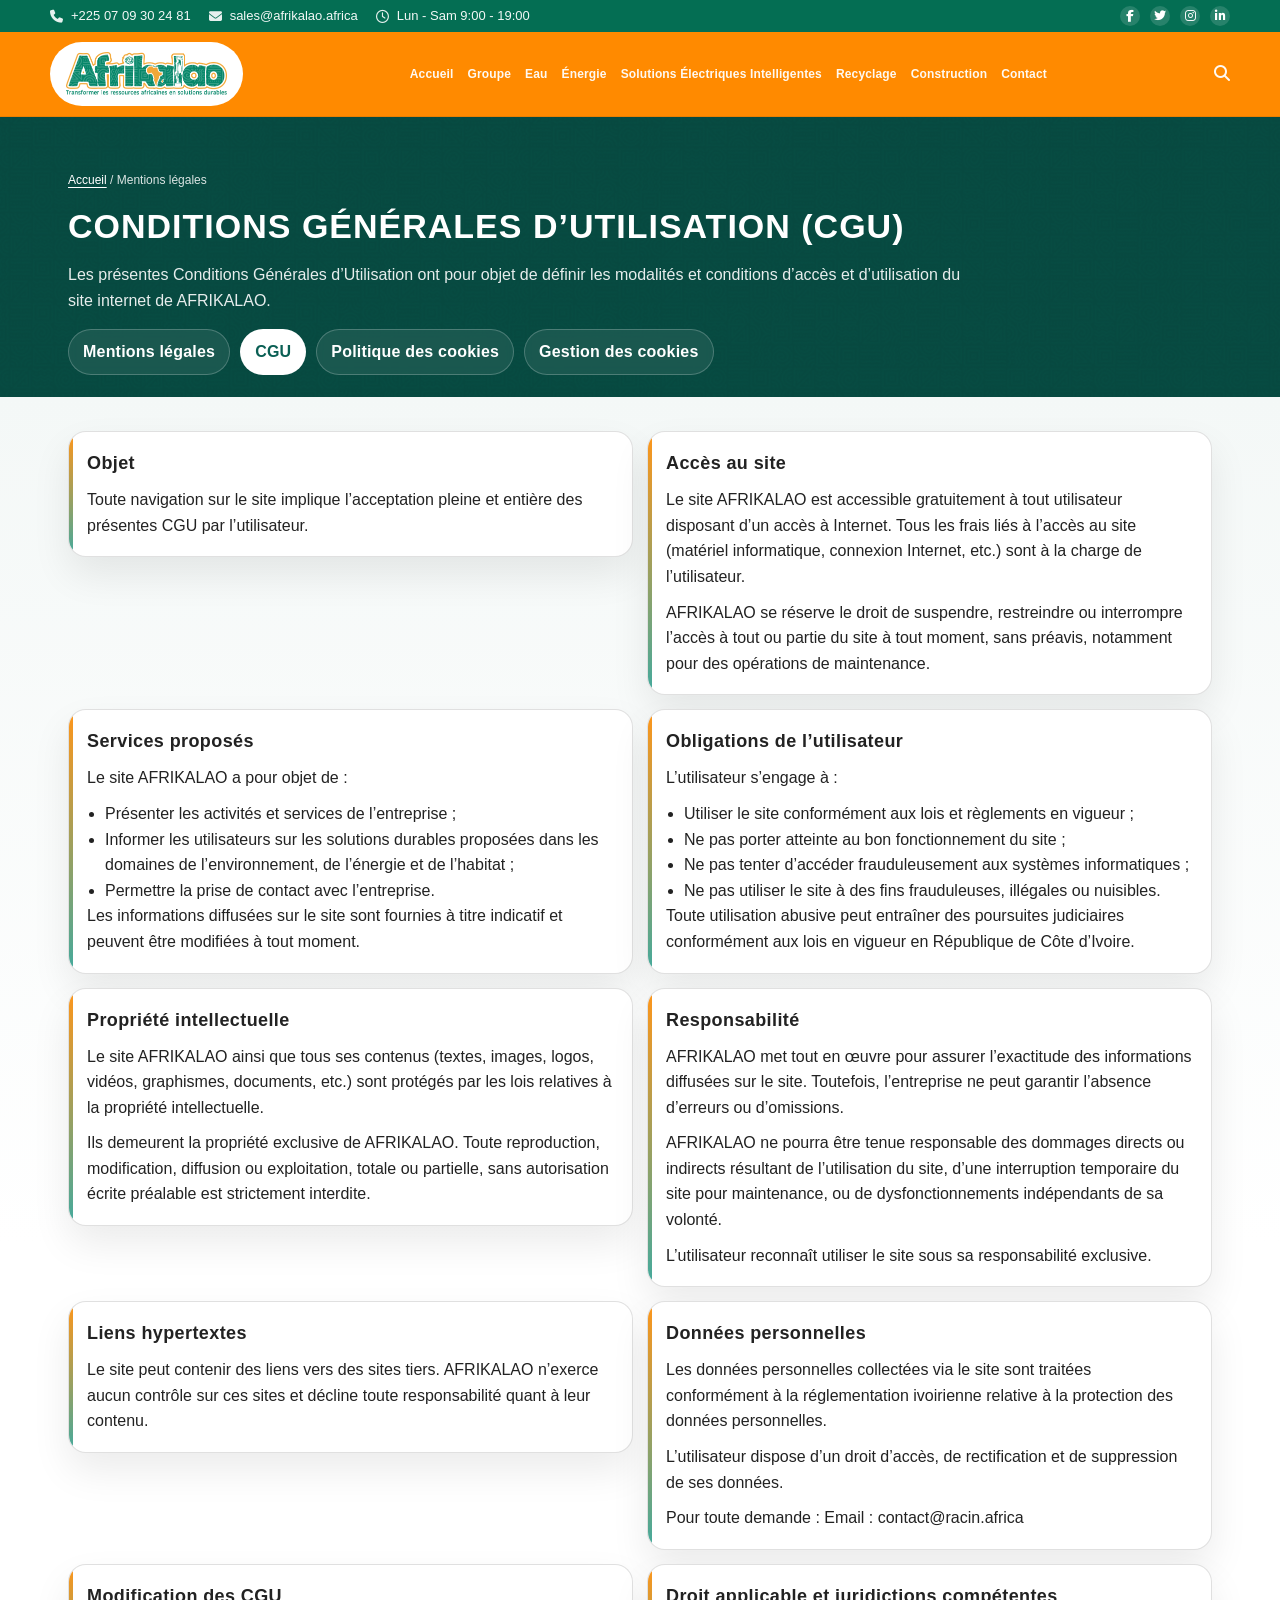
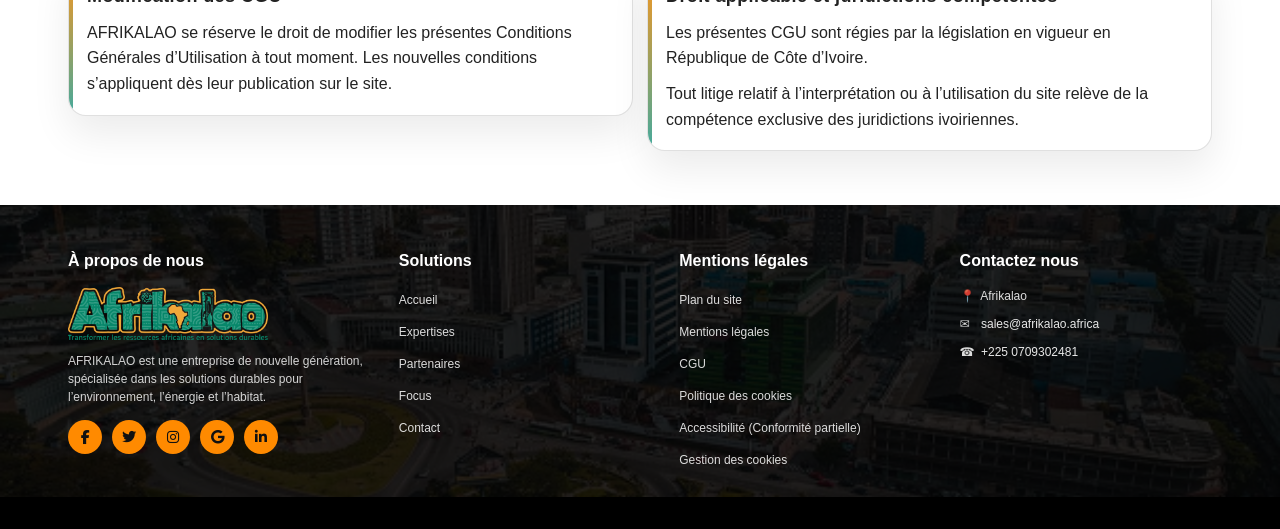
<file: cgu.html>
<!doctype html>
<html lang="fr">
  <head>
    <meta charset="UTF-8" />
    <meta name="viewport" content="width=device-width, initial-scale=1.0" />
    <title>AFRIKALAO | CGU</title>
    <link rel="stylesheet" href="css/style.css?v=20260225-2" />
    <link rel="stylesheet" href="https://cdnjs.cloudflare.com/ajax/libs/font-awesome/6.5.0/css/all.min.css" />
  </head>
  <body>
    <header class="site-header" id="top">
      <div class="topbar">
        <div class="container topbar-inner">
          <div class="topbar-left">
            <a class="topbar-link topbar-item" href="tel:+2250709302481">
              <span class="topbar-ico" aria-hidden="true"><i class="fa-solid fa-phone"></i></span>
              +225 07 09 30 24 81
            </a>

            <a class="topbar-link topbar-item" href="mailto:contact@afrikalao.africa">
              <span class="topbar-ico" aria-hidden="true"><i class="fa-solid fa-envelope"></i></span>
              sales@afrikalao.africa
            </a>

            <span class="topbar-text topbar-item">
              <span class="topbar-ico" aria-hidden="true"><i class="fa-regular fa-clock"></i></span>
              Lun - Sam 9:00 - 19:00
            </span>
          </div>
          <div class="topbar-right" aria-label="Réseaux sociaux">
            <a class="social" href="#" aria-label="Facebook"><i class="fa-brands fa-facebook-f"></i></a>
            <a class="social" href="#" aria-label="Twitter"><i class="fa-brands fa-twitter"></i></a>
            <a class="social" href="#" aria-label="Instagram"><i class="fa-brands fa-instagram"></i></a>
            <a class="social" href="#" aria-label="LinkedIn"><i class="fa-brands fa-linkedin-in"></i></a>
          </div>
        </div>
      </div>

      <div class="navbar">
        <div class="container navbar-inner">
          <a class="logo" href="index.html#top" aria-label="AFRIKALAO">
            <img src="assets/Image7.png" alt="Afrikalao" />
          </a>

          <button class="menu-toggle" type="button" aria-expanded="false" aria-controls="site-nav">
            Menu
          </button>

          <nav class="site-nav" id="site-nav" aria-label="Navigation principale">
            <a href="index.html#top">Accueil</a>
            <a href="index.html#expertises">Groupe</a>
            <a href="index.html#expertises">Eau</a>
            <a href="index.html#expertises">Énergie</a>
            <a href="index.html#focus">Solutions Électriques Intelligentes</a>
            <a href="index.html#expertises">Recyclage</a>
            <a href="index.html#expertises">Construction</a>
            <a href="index.html#contact">Contact</a>
          </nav>

          <a class="nav-search" href="#" aria-label="Recherche"><i class="fa-solid fa-magnifying-glass"></i></a>
        </div>
      </div>
    </header>

    <main>
      <section class="legal-hero" aria-label="Conditions Générales d’Utilisation">
        <div class="container">
          <p class="legal-breadcrumb"><a href="index.html#top">Accueil</a> <span aria-hidden="true">/</span> Mentions légales</p>
          <h1 class="legal-title">CONDITIONS GÉNÉRALES D’UTILISATION (CGU)</h1>
          <p class="legal-lead">Les présentes Conditions Générales d’Utilisation ont pour objet de définir les modalités et conditions d’accès et d’utilisation du site internet de AFRIKALAO.</p>
          <nav class="legal-tabs" aria-label="Navigation des pages légales">
            <a class="legal-tab" href="mentions-legales.html">Mentions légales</a>
            <a class="legal-tab is-active" href="cgu.html">CGU</a>
            <a class="legal-tab" href="politique-des-cookies.html">Politique des cookies</a>
            <a class="legal-tab" href="gestion-des-cookies.html">Gestion des cookies</a>
          </nav>
        </div>
      </section>

      <section class="legal-body" aria-label="Contenu">
        <div class="container legal-grid">
          <article class="legal-card">
            <h2 class="legal-card-title">Objet</h2>
            <p class="legal-text">Toute navigation sur le site implique l’acceptation pleine et entière des présentes CGU par l’utilisateur.</p>
          </article>

          <article class="legal-card">
            <h2 class="legal-card-title">Accès au site</h2>
            <p class="legal-text">Le site AFRIKALAO est accessible gratuitement à tout utilisateur disposant d’un accès à Internet. Tous les frais liés à l’accès au site (matériel informatique, connexion Internet, etc.) sont à la charge de l’utilisateur.</p>
            <p class="legal-text">AFRIKALAO se réserve le droit de suspendre, restreindre ou interrompre l’accès à tout ou partie du site à tout moment, sans préavis, notamment pour des opérations de maintenance.</p>
          </article>

          <article class="legal-card">
            <h2 class="legal-card-title">Services proposés</h2>
            <p class="legal-text">Le site AFRIKALAO a pour objet de :</p>
            <ul class="legal-list">
              <li>Présenter les activités et services de l’entreprise ;</li>
              <li>Informer les utilisateurs sur les solutions durables proposées dans les domaines de l’environnement, de l’énergie et de l’habitat ;</li>
              <li>Permettre la prise de contact avec l’entreprise.</li>
            </ul>
            <p class="legal-text">Les informations diffusées sur le site sont fournies à titre indicatif et peuvent être modifiées à tout moment.</p>
          </article>

          <article class="legal-card">
            <h2 class="legal-card-title">Obligations de l’utilisateur</h2>
            <p class="legal-text">L’utilisateur s’engage à :</p>
            <ul class="legal-list">
              <li>Utiliser le site conformément aux lois et règlements en vigueur ;</li>
              <li>Ne pas porter atteinte au bon fonctionnement du site ;</li>
              <li>Ne pas tenter d’accéder frauduleusement aux systèmes informatiques ;</li>
              <li>Ne pas utiliser le site à des fins frauduleuses, illégales ou nuisibles.</li>
            </ul>
            <p class="legal-text">Toute utilisation abusive peut entraîner des poursuites judiciaires conformément aux lois en vigueur en République de Côte d’Ivoire.</p>
          </article>

          <article class="legal-card">
            <h2 class="legal-card-title">Propriété intellectuelle</h2>
            <p class="legal-text">Le site AFRIKALAO ainsi que tous ses contenus (textes, images, logos, vidéos, graphismes, documents, etc.) sont protégés par les lois relatives à la propriété intellectuelle.</p>
            <p class="legal-text">Ils demeurent la propriété exclusive de AFRIKALAO. Toute reproduction, modification, diffusion ou exploitation, totale ou partielle, sans autorisation écrite préalable est strictement interdite.</p>
          </article>

          <article class="legal-card">
            <h2 class="legal-card-title">Responsabilité</h2>
            <p class="legal-text">AFRIKALAO met tout en œuvre pour assurer l’exactitude des informations diffusées sur le site. Toutefois, l’entreprise ne peut garantir l’absence d’erreurs ou d’omissions.</p>
            <p class="legal-text">AFRIKALAO ne pourra être tenue responsable des dommages directs ou indirects résultant de l’utilisation du site, d’une interruption temporaire du site pour maintenance, ou de dysfonctionnements indépendants de sa volonté.</p>
            <p class="legal-text">L’utilisateur reconnaît utiliser le site sous sa responsabilité exclusive.</p>
          </article>

          <article class="legal-card">
            <h2 class="legal-card-title">Liens hypertextes</h2>
            <p class="legal-text">Le site peut contenir des liens vers des sites tiers. AFRIKALAO n’exerce aucun contrôle sur ces sites et décline toute responsabilité quant à leur contenu.</p>
          </article>

          <article class="legal-card">
            <h2 class="legal-card-title">Données personnelles</h2>
            <p class="legal-text">Les données personnelles collectées via le site sont traitées conformément à la réglementation ivoirienne relative à la protection des données personnelles.</p>
            <p class="legal-text">L’utilisateur dispose d’un droit d’accès, de rectification et de suppression de ses données.</p>
            <p class="legal-text">Pour toute demande : Email : contact@racin.africa</p>
          </article>

          <article class="legal-card">
            <h2 class="legal-card-title">Modification des CGU</h2>
            <p class="legal-text">AFRIKALAO se réserve le droit de modifier les présentes Conditions Générales d’Utilisation à tout moment. Les nouvelles conditions s’appliquent dès leur publication sur le site.</p>
          </article>

          <article class="legal-card">
            <h2 class="legal-card-title">Droit applicable et juridictions compétentes</h2>
            <p class="legal-text">Les présentes CGU sont régies par la législation en vigueur en République de Côte d’Ivoire.</p>
            <p class="legal-text">Tout litige relatif à l’interprétation ou à l’utilisation du site relève de la compétence exclusive des juridictions ivoiriennes.</p>
          </article>
        </div>
      </section>
    </main>

    <footer class="site-footer" aria-label="Pied de page">
      <div class="footer-main">
        <div class="container footer-grid">
          <section class="footer-col">
            <h3 class="footer-title">À propos de nous</h3>
            <img class="footer-logo" src="assets/Image7.png" alt="Afrikalao" />
            <p class="footer-text">
              AFRIKALAO est une entreprise de nouvelle génération, spécialisée dans les solutions durables pour
              l’environnement, l’énergie et l’habitat.
            </p>

            <div class="footer-social" aria-label="Réseaux sociaux">
              <a class="footer-social-btn" href="#" aria-label="Facebook"><i class="fa-brands fa-facebook-f"></i></a>
              <a class="footer-social-btn" href="#" aria-label="Twitter"><i class="fa-brands fa-twitter"></i></a>
              <a class="footer-social-btn" href="#" aria-label="Instagram"><i class="fa-brands fa-instagram"></i></a>
              <a class="footer-social-btn" href="#" aria-label="Google"><i class="fa-brands fa-google"></i></a>
              <a class="footer-social-btn" href="#" aria-label="LinkedIn"><i class="fa-brands fa-linkedin-in"></i></a>
            </div>
          </section>

          <section class="footer-col">
            <h3 class="footer-title">Solutions</h3>
            <ul class="footer-links">
              <li><a href="index.html#top">Accueil</a></li>
              <li><a href="index.html#expertises">Expertises</a></li>
              <li><a href="index.html#partners">Partenaires</a></li>
              <li><a href="index.html#focus">Focus</a></li>
              <li><a href="index.html#contact">Contact</a></li>
            </ul>
          </section>

          <section class="footer-col">
            <h3 class="footer-title">Mentions légales</h3>
            <ul class="footer-links">
              <li><a href="#">Plan du site</a></li>
              <li><a href="mentions-legales.html">Mentions légales</a></li>
              <li><a href="cgu.html">CGU</a></li>
              <li><a href="politique-des-cookies.html">Politique des cookies</a></li>
              <li><a href="#">Accessibilité (Conformité partielle)</a></li>
              <li><a href="gestion-des-cookies.html">Gestion des cookies</a></li>
            </ul>
          </section>

          <section class="footer-col">
            <h3 class="footer-title">Contactez nous</h3>
            <ul class="footer-contact">
              <li><span class="footer-ico" aria-hidden="true">📍</span> Afrikalao</li>
              <li><span class="footer-ico" aria-hidden="true">✉</span> <a href="mailto:sales@afrikalao.africa">sales@afrikalao.africa</a></li>
              <li><span class="footer-ico" aria-hidden="true">☎</span> <a href="tel:+2250709302481">+225 0709302481</a></li>
            </ul>
          </section>
        </div>
      </div>

      <div class="footer-bottom">
        <div class="container footer-bottom-inner"></div>
      </div>
    </footer>

    <script src="js/main.js" defer></script>
  </body>
</html>
</file>
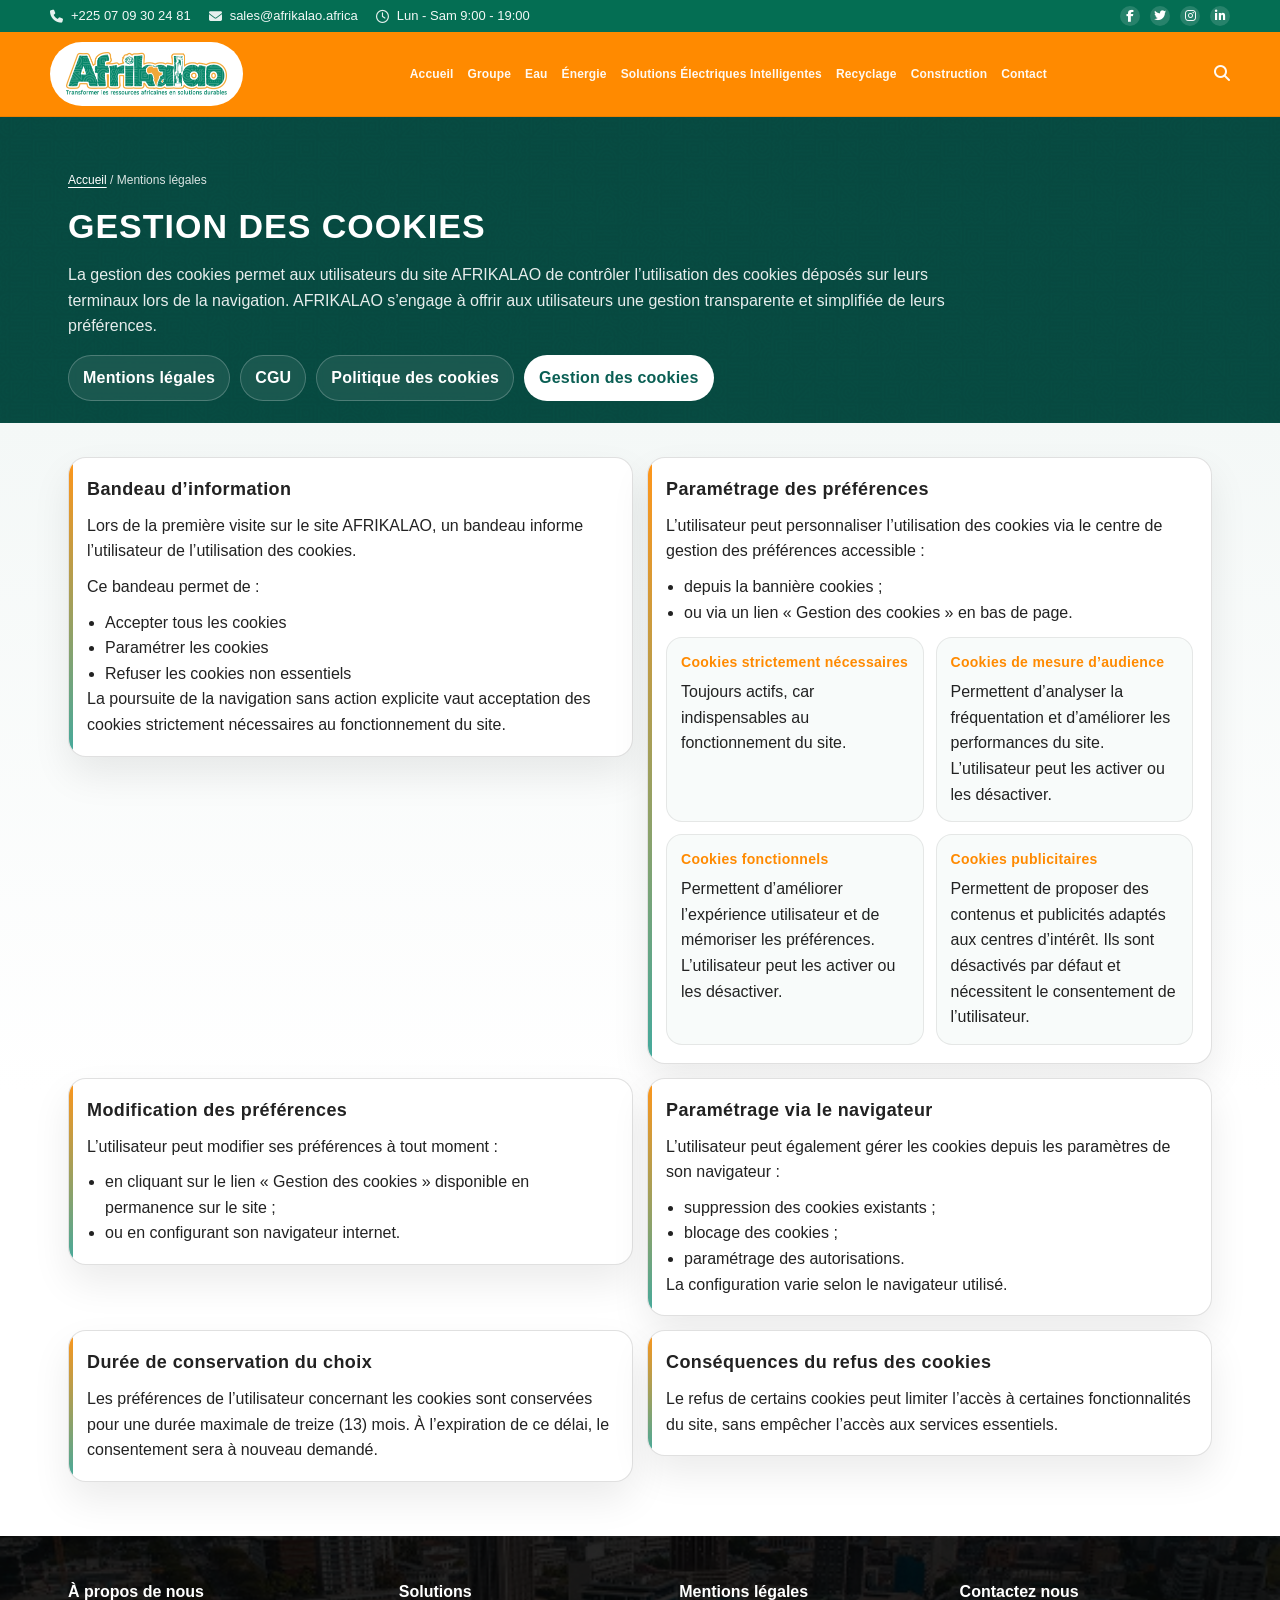
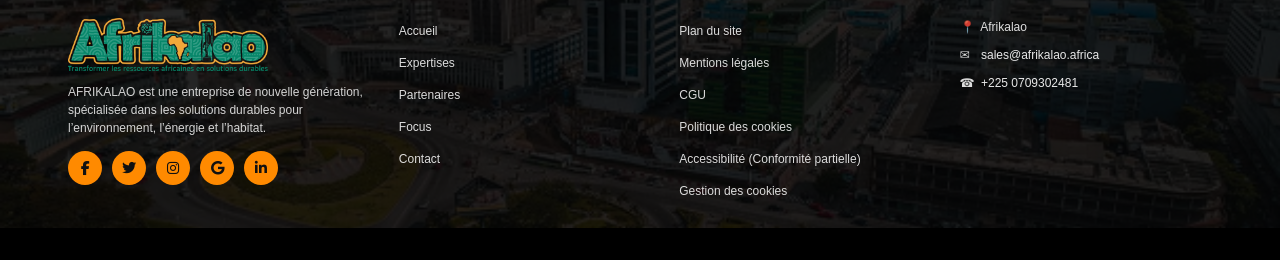
<file: gestion-des-cookies.html>
<!doctype html>
<html lang="fr">
  <head>
    <meta charset="UTF-8" />
    <meta name="viewport" content="width=device-width, initial-scale=1.0" />
    <title>AFRIKALAO | Gestion des cookies</title>
    <link rel="stylesheet" href="css/style.css?v=20260225-2" />
    <link rel="stylesheet" href="https://cdnjs.cloudflare.com/ajax/libs/font-awesome/6.5.0/css/all.min.css" />
  </head>
  <body>
    <header class="site-header" id="top">
      <div class="topbar">
        <div class="container topbar-inner">
          <div class="topbar-left">
            <a class="topbar-link topbar-item" href="tel:+2250709302481">
              <span class="topbar-ico" aria-hidden="true"><i class="fa-solid fa-phone"></i></span>
              +225 07 09 30 24 81
            </a>

            <a class="topbar-link topbar-item" href="mailto:contact@afrikalao.africa">
              <span class="topbar-ico" aria-hidden="true"><i class="fa-solid fa-envelope"></i></span>
              sales@afrikalao.africa
            </a>

            <span class="topbar-text topbar-item">
              <span class="topbar-ico" aria-hidden="true"><i class="fa-regular fa-clock"></i></span>
              Lun - Sam 9:00 - 19:00
            </span>
          </div>
          <div class="topbar-right" aria-label="Réseaux sociaux">
            <a class="social" href="#" aria-label="Facebook"><i class="fa-brands fa-facebook-f"></i></a>
            <a class="social" href="#" aria-label="Twitter"><i class="fa-brands fa-twitter"></i></a>
            <a class="social" href="#" aria-label="Instagram"><i class="fa-brands fa-instagram"></i></a>
            <a class="social" href="#" aria-label="LinkedIn"><i class="fa-brands fa-linkedin-in"></i></a>
          </div>
        </div>
      </div>

      <div class="navbar">
        <div class="container navbar-inner">
          <a class="logo" href="index.html#top" aria-label="AFRIKALAO">
            <img src="assets/Image7.png" alt="Afrikalao" />
          </a>

          <button class="menu-toggle" type="button" aria-expanded="false" aria-controls="site-nav">
            Menu
          </button>

          <nav class="site-nav" id="site-nav" aria-label="Navigation principale">
            <a href="index.html#top">Accueil</a>
            <a href="index.html#expertises">Groupe</a>
            <a href="index.html#expertises">Eau</a>
            <a href="index.html#expertises">Énergie</a>
            <a href="index.html#focus">Solutions Électriques Intelligentes</a>
            <a href="index.html#expertises">Recyclage</a>
            <a href="index.html#expertises">Construction</a>
            <a href="index.html#contact">Contact</a>
          </nav>

          <a class="nav-search" href="#" aria-label="Recherche"><i class="fa-solid fa-magnifying-glass"></i></a>
        </div>
      </div>
    </header>

    <main>
      <section class="legal-hero" aria-label="Gestion des cookies">
        <div class="container">
          <p class="legal-breadcrumb"><a href="index.html#top">Accueil</a> <span aria-hidden="true">/</span> Mentions légales</p>
          <h1 class="legal-title">GESTION DES COOKIES</h1>
          <p class="legal-lead">
            La gestion des cookies permet aux utilisateurs du site AFRIKALAO de contrôler l’utilisation des cookies déposés sur leurs terminaux lors de la navigation.
            AFRIKALAO s’engage à offrir aux utilisateurs une gestion transparente et simplifiée de leurs préférences.
          </p>
          <nav class="legal-tabs" aria-label="Navigation des pages légales">
            <a class="legal-tab" href="mentions-legales.html">Mentions légales</a>
            <a class="legal-tab" href="cgu.html">CGU</a>
            <a class="legal-tab" href="politique-des-cookies.html">Politique des cookies</a>
            <a class="legal-tab is-active" href="gestion-des-cookies.html">Gestion des cookies</a>
          </nav>
        </div>
      </section>

      <section class="legal-body" aria-label="Contenu">
        <div class="container legal-grid">
          <article class="legal-card">
            <h2 class="legal-card-title">Bandeau d’information</h2>
            <p class="legal-text">Lors de la première visite sur le site AFRIKALAO, un bandeau informe l’utilisateur de l’utilisation des cookies.</p>
            <p class="legal-text">Ce bandeau permet de :</p>
            <ul class="legal-list">
              <li>Accepter tous les cookies</li>
              <li>Paramétrer les cookies</li>
              <li>Refuser les cookies non essentiels</li>
            </ul>
            <p class="legal-text">La poursuite de la navigation sans action explicite vaut acceptation des cookies strictement nécessaires au fonctionnement du site.</p>
          </article>

          <article class="legal-card">
            <h2 class="legal-card-title">Paramétrage des préférences</h2>
            <p class="legal-text">L’utilisateur peut personnaliser l’utilisation des cookies via le centre de gestion des préférences accessible :</p>
            <ul class="legal-list">
              <li>depuis la bannière cookies ;</li>
              <li>ou via un lien « Gestion des cookies » en bas de page.</li>
            </ul>

            <div class="legal-split">
              <div class="legal-pill">
                <h3 class="legal-pill-title">Cookies strictement nécessaires</h3>
                <p class="legal-text">Toujours actifs, car indispensables au fonctionnement du site.</p>
              </div>

              <div class="legal-pill">
                <h3 class="legal-pill-title">Cookies de mesure d’audience</h3>
                <p class="legal-text">Permettent d’analyser la fréquentation et d’améliorer les performances du site. L’utilisateur peut les activer ou les désactiver.</p>
              </div>

              <div class="legal-pill">
                <h3 class="legal-pill-title">Cookies fonctionnels</h3>
                <p class="legal-text">Permettent d’améliorer l’expérience utilisateur et de mémoriser les préférences. L’utilisateur peut les activer ou les désactiver.</p>
              </div>

              <div class="legal-pill">
                <h3 class="legal-pill-title">Cookies publicitaires</h3>
                <p class="legal-text">Permettent de proposer des contenus et publicités adaptés aux centres d’intérêt. Ils sont désactivés par défaut et nécessitent le consentement de l’utilisateur.</p>
              </div>
            </div>
          </article>

          <article class="legal-card">
            <h2 class="legal-card-title">Modification des préférences</h2>
            <p class="legal-text">L’utilisateur peut modifier ses préférences à tout moment :</p>
            <ul class="legal-list">
              <li>en cliquant sur le lien « Gestion des cookies » disponible en permanence sur le site ;</li>
              <li>ou en configurant son navigateur internet.</li>
            </ul>
          </article>

          <article class="legal-card">
            <h2 class="legal-card-title">Paramétrage via le navigateur</h2>
            <p class="legal-text">L’utilisateur peut également gérer les cookies depuis les paramètres de son navigateur :</p>
            <ul class="legal-list">
              <li>suppression des cookies existants ;</li>
              <li>blocage des cookies ;</li>
              <li>paramétrage des autorisations.</li>
            </ul>
            <p class="legal-text">La configuration varie selon le navigateur utilisé.</p>
          </article>

          <article class="legal-card">
            <h2 class="legal-card-title">Durée de conservation du choix</h2>
            <p class="legal-text">Les préférences de l’utilisateur concernant les cookies sont conservées pour une durée maximale de treize (13) mois. À l’expiration de ce délai, le consentement sera à nouveau demandé.</p>
          </article>

          <article class="legal-card">
            <h2 class="legal-card-title">Conséquences du refus des cookies</h2>
            <p class="legal-text">Le refus de certains cookies peut limiter l’accès à certaines fonctionnalités du site, sans empêcher l’accès aux services essentiels.</p>
          </article>
        </div>
      </section>
    </main>

    <footer class="site-footer" aria-label="Pied de page">
      <div class="footer-main">
        <div class="container footer-grid">
          <section class="footer-col">
            <h3 class="footer-title">À propos de nous</h3>
            <img class="footer-logo" src="assets/Image7.png" alt="Afrikalao" />
            <p class="footer-text">
              AFRIKALAO est une entreprise de nouvelle génération, spécialisée dans les solutions durables pour
              l’environnement, l’énergie et l’habitat.
            </p>

            <div class="footer-social" aria-label="Réseaux sociaux">
              <a class="footer-social-btn" href="#" aria-label="Facebook"><i class="fa-brands fa-facebook-f"></i></a>
              <a class="footer-social-btn" href="#" aria-label="Twitter"><i class="fa-brands fa-twitter"></i></a>
              <a class="footer-social-btn" href="#" aria-label="Instagram"><i class="fa-brands fa-instagram"></i></a>
              <a class="footer-social-btn" href="#" aria-label="Google"><i class="fa-brands fa-google"></i></a>
              <a class="footer-social-btn" href="#" aria-label="LinkedIn"><i class="fa-brands fa-linkedin-in"></i></a>
            </div>
          </section>

          <section class="footer-col">
            <h3 class="footer-title">Solutions</h3>
            <ul class="footer-links">
              <li><a href="index.html#top">Accueil</a></li>
              <li><a href="index.html#expertises">Expertises</a></li>
              <li><a href="index.html#partners">Partenaires</a></li>
              <li><a href="index.html#focus">Focus</a></li>
              <li><a href="index.html#contact">Contact</a></li>
            </ul>
          </section>

          <section class="footer-col">
            <h3 class="footer-title">Mentions légales</h3>
            <ul class="footer-links">
              <li><a href="#">Plan du site</a></li>
              <li><a href="mentions-legales.html">Mentions légales</a></li>
              <li><a href="cgu.html">CGU</a></li>
              <li><a href="politique-des-cookies.html">Politique des cookies</a></li>
              <li><a href="#">Accessibilité (Conformité partielle)</a></li>
              <li><a href="gestion-des-cookies.html">Gestion des cookies</a></li>
            </ul>
          </section>

          <section class="footer-col">
            <h3 class="footer-title">Contactez nous</h3>
            <ul class="footer-contact">
              <li><span class="footer-ico" aria-hidden="true">📍</span> Afrikalao</li>
              <li><span class="footer-ico" aria-hidden="true">✉</span> <a href="mailto:sales@afrikalao.africa">sales@afrikalao.africa</a></li>
              <li><span class="footer-ico" aria-hidden="true">☎</span> <a href="tel:+2250709302481">+225 0709302481</a></li>
            </ul>
          </section>
        </div>
      </div>

      <div class="footer-bottom">
        <div class="container footer-bottom-inner"></div>
      </div>
    </footer>

    <script src="js/main.js" defer></script>
  </body>
</html>
</file>
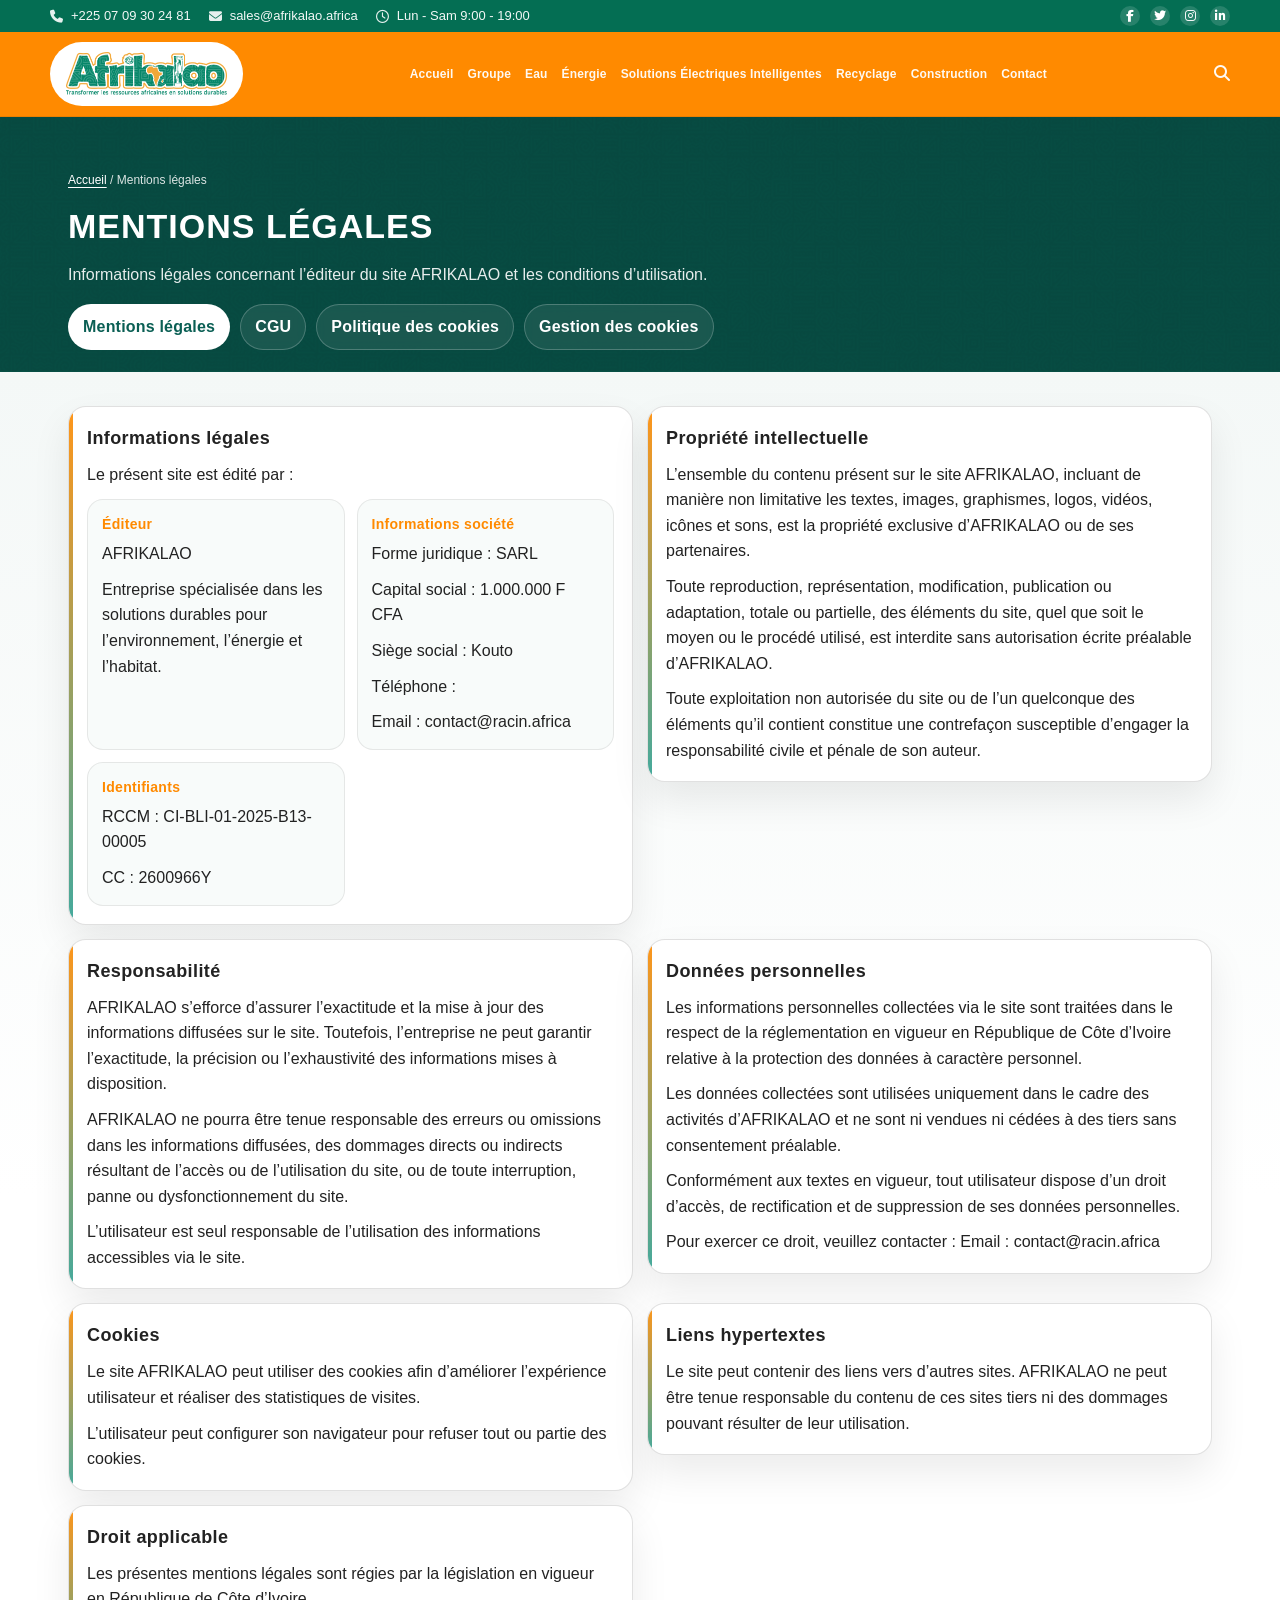
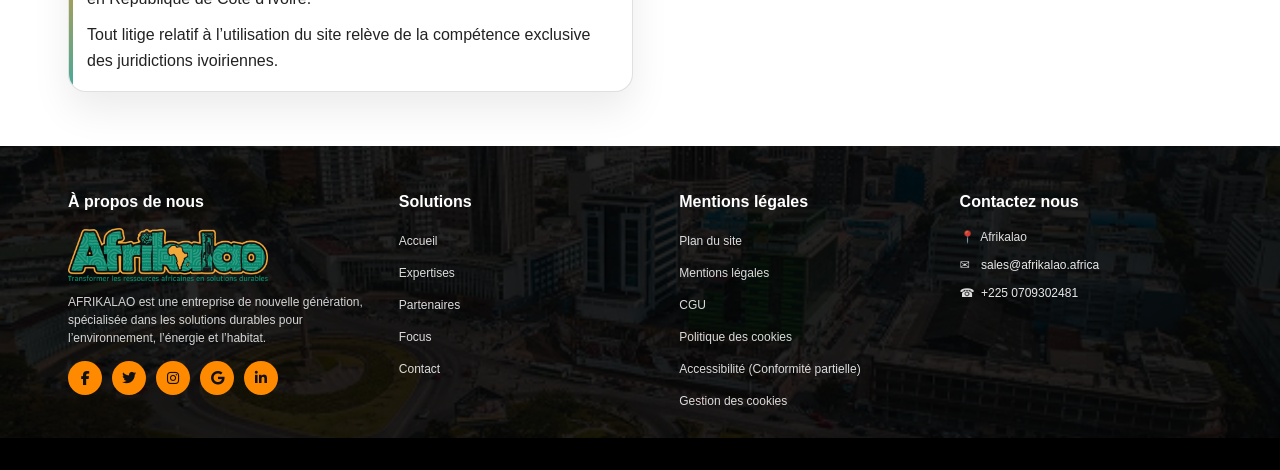
<file: mentions-legales.html>
<!doctype html>
<html lang="fr">
  <head>
    <meta charset="UTF-8" />
    <meta name="viewport" content="width=device-width, initial-scale=1.0" />
    <title>AFRIKALAO | Mentions légales</title>
    <link rel="stylesheet" href="css/style.css?v=20260225-2" />
    <link rel="stylesheet" href="https://cdnjs.cloudflare.com/ajax/libs/font-awesome/6.5.0/css/all.min.css" />
  </head>
  <body>
    <header class="site-header" id="top">
      <div class="topbar">
        <div class="container topbar-inner">
          <div class="topbar-left">
            <a class="topbar-link topbar-item" href="tel:+2250709302481">
              <span class="topbar-ico" aria-hidden="true"><i class="fa-solid fa-phone"></i></span>
              +225 07 09 30 24 81
            </a>

            <a class="topbar-link topbar-item" href="mailto:contact@afrikalao.africa">
              <span class="topbar-ico" aria-hidden="true"><i class="fa-solid fa-envelope"></i></span>
              sales@afrikalao.africa
            </a>

            <span class="topbar-text topbar-item">
              <span class="topbar-ico" aria-hidden="true"><i class="fa-regular fa-clock"></i></span>
              Lun - Sam 9:00 - 19:00
            </span>
          </div>
          <div class="topbar-right" aria-label="Réseaux sociaux">
            <a class="social" href="#" aria-label="Facebook"><i class="fa-brands fa-facebook-f"></i></a>
            <a class="social" href="#" aria-label="Twitter"><i class="fa-brands fa-twitter"></i></a>
            <a class="social" href="#" aria-label="Instagram"><i class="fa-brands fa-instagram"></i></a>
            <a class="social" href="#" aria-label="LinkedIn"><i class="fa-brands fa-linkedin-in"></i></a>
          </div>
        </div>
      </div>

      <div class="navbar">
        <div class="container navbar-inner">
          <a class="logo" href="index.html#top" aria-label="AFRIKALAO">
            <img src="assets/Image7.png" alt="Afrikalao" />
          </a>

          <button class="menu-toggle" type="button" aria-expanded="false" aria-controls="site-nav">
            Menu
          </button>

          <nav class="site-nav" id="site-nav" aria-label="Navigation principale">
            <a href="index.html#top">Accueil</a>
            <a href="index.html#expertises">Groupe</a>
            <a href="index.html#expertises">Eau</a>
            <a href="index.html#expertises">Énergie</a>
            <a href="index.html#focus">Solutions Électriques Intelligentes</a>
            <a href="index.html#expertises">Recyclage</a>
            <a href="index.html#expertises">Construction</a>
            <a href="index.html#contact">Contact</a>
          </nav>

          <a class="nav-search" href="#" aria-label="Recherche"><i class="fa-solid fa-magnifying-glass"></i></a>
        </div>
      </div>
    </header>

    <main>
      <section class="legal-hero" aria-label="Mentions légales">
        <div class="container">
          <p class="legal-breadcrumb"><a href="index.html#top">Accueil</a> <span aria-hidden="true">/</span> Mentions légales</p>
          <h1 class="legal-title">MENTIONS LÉGALES</h1>
          <p class="legal-lead">Informations légales concernant l’éditeur du site AFRIKALAO et les conditions d’utilisation.</p>
          <nav class="legal-tabs" aria-label="Navigation des pages légales">
            <a class="legal-tab is-active" href="mentions-legales.html">Mentions légales</a>
            <a class="legal-tab" href="cgu.html">CGU</a>
            <a class="legal-tab" href="politique-des-cookies.html">Politique des cookies</a>
            <a class="legal-tab" href="gestion-des-cookies.html">Gestion des cookies</a>
          </nav>
        </div>
      </section>

      <section class="legal-body" aria-label="Contenu">
        <div class="container legal-grid">
          <article class="legal-card">
            <h2 class="legal-card-title">Informations légales</h2>
            <p class="legal-text">Le présent site est édité par :</p>
            <div class="legal-split">
              <div class="legal-pill">
                <h3 class="legal-pill-title">Éditeur</h3>
                <p class="legal-text">AFRIKALAO</p>
                <p class="legal-text">Entreprise spécialisée dans les solutions durables pour l’environnement, l’énergie et l’habitat.</p>
              </div>
              <div class="legal-pill">
                <h3 class="legal-pill-title">Informations société</h3>
                <p class="legal-text">Forme juridique : SARL</p>
                <p class="legal-text">Capital social : 1.000.000 F CFA</p>
                <p class="legal-text">Siège social : Kouto</p>
                <p class="legal-text">Téléphone :</p>
                <p class="legal-text">Email : contact@racin.africa</p>
              </div>
              <div class="legal-pill">
                <h3 class="legal-pill-title">Identifiants</h3>
                <p class="legal-text">RCCM : CI-BLI-01-2025-B13-00005</p>
                <p class="legal-text">CC : 2600966Y</p>
              </div>
            </div>
          </article>

          <article class="legal-card">
            <h2 class="legal-card-title">Propriété intellectuelle</h2>
            <p class="legal-text">L’ensemble du contenu présent sur le site AFRIKALAO, incluant de manière non limitative les textes, images, graphismes, logos, vidéos, icônes et sons, est la propriété exclusive d’AFRIKALAO ou de ses partenaires.</p>
            <p class="legal-text">Toute reproduction, représentation, modification, publication ou adaptation, totale ou partielle, des éléments du site, quel que soit le moyen ou le procédé utilisé, est interdite sans autorisation écrite préalable d’AFRIKALAO.</p>
            <p class="legal-text">Toute exploitation non autorisée du site ou de l’un quelconque des éléments qu’il contient constitue une contrefaçon susceptible d’engager la responsabilité civile et pénale de son auteur.</p>
          </article>

          <article class="legal-card">
            <h2 class="legal-card-title">Responsabilité</h2>
            <p class="legal-text">AFRIKALAO s’efforce d’assurer l’exactitude et la mise à jour des informations diffusées sur le site. Toutefois, l’entreprise ne peut garantir l’exactitude, la précision ou l’exhaustivité des informations mises à disposition.</p>
            <p class="legal-text">AFRIKALAO ne pourra être tenue responsable des erreurs ou omissions dans les informations diffusées, des dommages directs ou indirects résultant de l’accès ou de l’utilisation du site, ou de toute interruption, panne ou dysfonctionnement du site.</p>
            <p class="legal-text">L’utilisateur est seul responsable de l’utilisation des informations accessibles via le site.</p>
          </article>

          <article class="legal-card">
            <h2 class="legal-card-title">Données personnelles</h2>
            <p class="legal-text">Les informations personnelles collectées via le site sont traitées dans le respect de la réglementation en vigueur en République de Côte d’Ivoire relative à la protection des données à caractère personnel.</p>
            <p class="legal-text">Les données collectées sont utilisées uniquement dans le cadre des activités d’AFRIKALAO et ne sont ni vendues ni cédées à des tiers sans consentement préalable.</p>
            <p class="legal-text">Conformément aux textes en vigueur, tout utilisateur dispose d’un droit d’accès, de rectification et de suppression de ses données personnelles.</p>
            <p class="legal-text">Pour exercer ce droit, veuillez contacter : Email : contact@racin.africa</p>
          </article>

          <article class="legal-card">
            <h2 class="legal-card-title">Cookies</h2>
            <p class="legal-text">Le site AFRIKALAO peut utiliser des cookies afin d’améliorer l’expérience utilisateur et réaliser des statistiques de visites.</p>
            <p class="legal-text">L’utilisateur peut configurer son navigateur pour refuser tout ou partie des cookies.</p>
          </article>

          <article class="legal-card">
            <h2 class="legal-card-title">Liens hypertextes</h2>
            <p class="legal-text">Le site peut contenir des liens vers d’autres sites. AFRIKALAO ne peut être tenue responsable du contenu de ces sites tiers ni des dommages pouvant résulter de leur utilisation.</p>
          </article>

          <article class="legal-card">
            <h2 class="legal-card-title">Droit applicable</h2>
            <p class="legal-text">Les présentes mentions légales sont régies par la législation en vigueur en République de Côte d’Ivoire.</p>
            <p class="legal-text">Tout litige relatif à l’utilisation du site relève de la compétence exclusive des juridictions ivoiriennes.</p>
          </article>
        </div>
      </section>
    </main>

    <footer class="site-footer" aria-label="Pied de page">
      <div class="footer-main">
        <div class="container footer-grid">
          <section class="footer-col">
            <h3 class="footer-title">À propos de nous</h3>
            <img class="footer-logo" src="assets/Image7.png" alt="Afrikalao" />
            <p class="footer-text">
              AFRIKALAO est une entreprise de nouvelle génération, spécialisée dans les solutions durables pour
              l’environnement, l’énergie et l’habitat.
            </p>

            <div class="footer-social" aria-label="Réseaux sociaux">
              <a class="footer-social-btn" href="#" aria-label="Facebook"><i class="fa-brands fa-facebook-f"></i></a>
              <a class="footer-social-btn" href="#" aria-label="Twitter"><i class="fa-brands fa-twitter"></i></a>
              <a class="footer-social-btn" href="#" aria-label="Instagram"><i class="fa-brands fa-instagram"></i></a>
              <a class="footer-social-btn" href="#" aria-label="Google"><i class="fa-brands fa-google"></i></a>
              <a class="footer-social-btn" href="#" aria-label="LinkedIn"><i class="fa-brands fa-linkedin-in"></i></a>
            </div>
          </section>

          <section class="footer-col">
            <h3 class="footer-title">Solutions</h3>
            <ul class="footer-links">
              <li><a href="index.html#top">Accueil</a></li>
              <li><a href="index.html#expertises">Expertises</a></li>
              <li><a href="index.html#partners">Partenaires</a></li>
              <li><a href="index.html#focus">Focus</a></li>
              <li><a href="index.html#contact">Contact</a></li>
            </ul>
          </section>

          <section class="footer-col">
            <h3 class="footer-title">Mentions légales</h3>
            <ul class="footer-links">
              <li><a href="#">Plan du site</a></li>
              <li><a href="mentions-legales.html">Mentions légales</a></li>
              <li><a href="cgu.html">CGU</a></li>
              <li><a href="politique-des-cookies.html">Politique des cookies</a></li>
              <li><a href="#">Accessibilité (Conformité partielle)</a></li>
              <li><a href="gestion-des-cookies.html">Gestion des cookies</a></li>
            </ul>
          </section>

          <section class="footer-col">
            <h3 class="footer-title">Contactez nous</h3>
            <ul class="footer-contact">
              <li><span class="footer-ico" aria-hidden="true">📍</span> Afrikalao</li>
              <li><span class="footer-ico" aria-hidden="true">✉</span> <a href="mailto:sales@afrikalao.africa">sales@afrikalao.africa</a></li>
              <li><span class="footer-ico" aria-hidden="true">☎</span> <a href="tel:+2250709302481">+225 0709302481</a></li>
            </ul>
          </section>
        </div>
      </div>

      <div class="footer-bottom">
        <div class="container footer-bottom-inner"></div>
      </div>
    </footer>

    <script src="js/main.js" defer></script>
  </body>
</html>
</file>
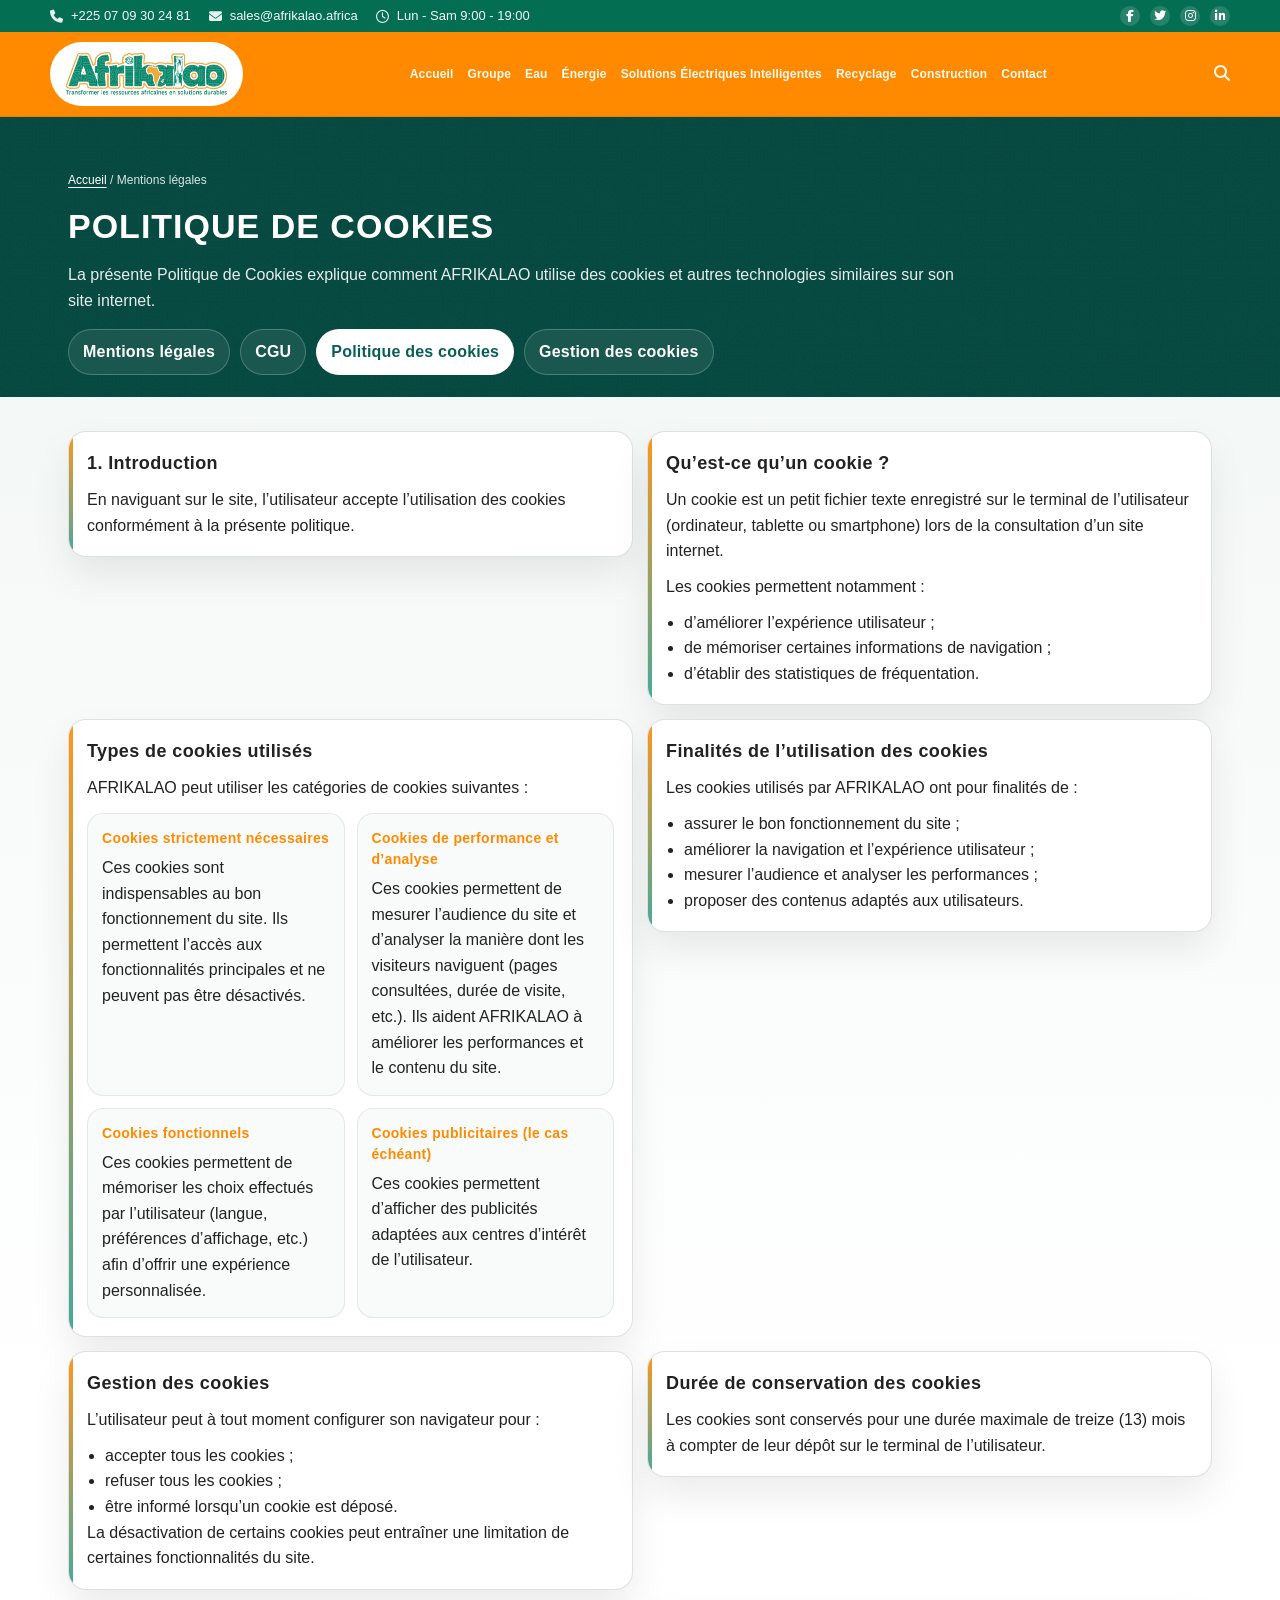
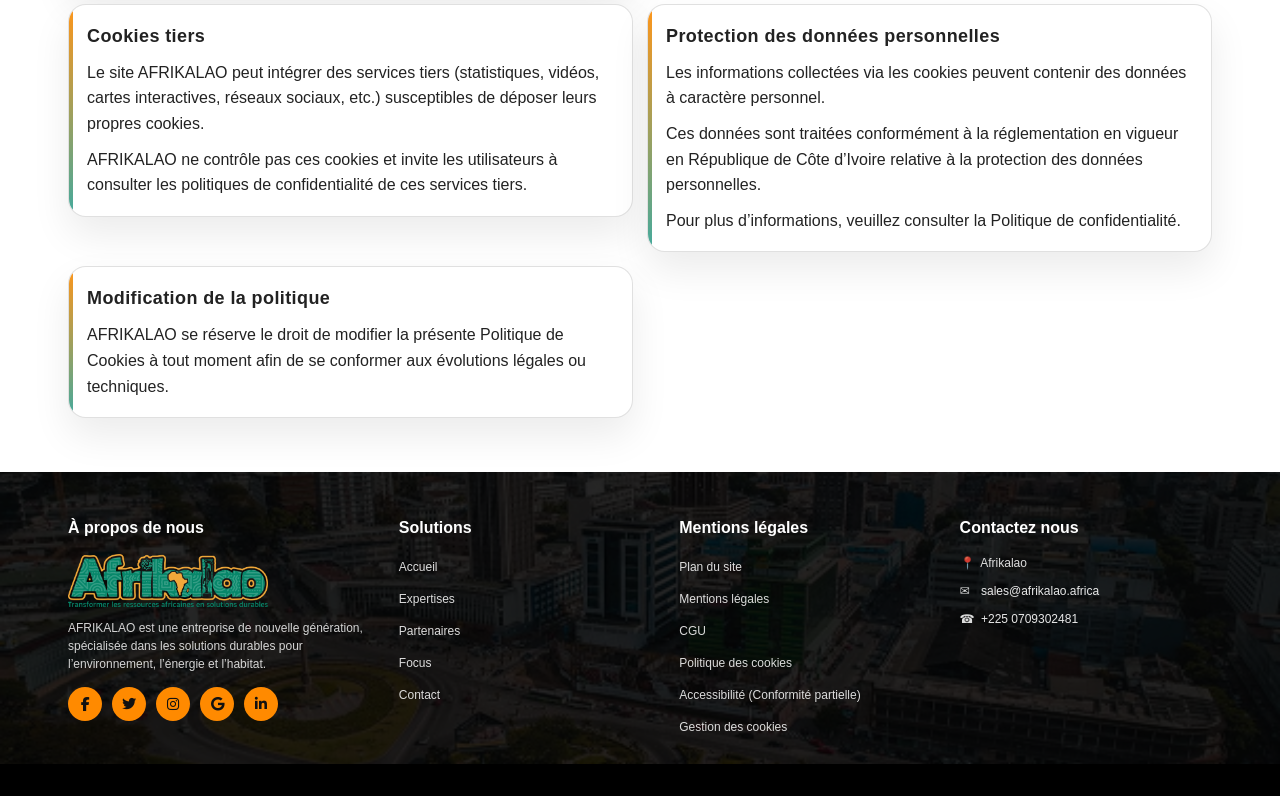
<file: politique-des-cookies.html>
<!doctype html>
<html lang="fr">
  <head>
    <meta charset="UTF-8" />
    <meta name="viewport" content="width=device-width, initial-scale=1.0" />
    <title>AFRIKALAO | Politique des cookies</title>
    <link rel="stylesheet" href="css/style.css?v=20260225-2" />
    <link rel="stylesheet" href="https://cdnjs.cloudflare.com/ajax/libs/font-awesome/6.5.0/css/all.min.css" />
  </head>
  <body>
    <header class="site-header" id="top">
      <div class="topbar">
        <div class="container topbar-inner">
          <div class="topbar-left">
            <a class="topbar-link topbar-item" href="tel:+2250709302481">
              <span class="topbar-ico" aria-hidden="true"><i class="fa-solid fa-phone"></i></span>
              +225 07 09 30 24 81
            </a>

            <a class="topbar-link topbar-item" href="mailto:contact@afrikalao.africa">
              <span class="topbar-ico" aria-hidden="true"><i class="fa-solid fa-envelope"></i></span>
              sales@afrikalao.africa
            </a>

            <span class="topbar-text topbar-item">
              <span class="topbar-ico" aria-hidden="true"><i class="fa-regular fa-clock"></i></span>
              Lun - Sam 9:00 - 19:00
            </span>
          </div>
          <div class="topbar-right" aria-label="Réseaux sociaux">
            <a class="social" href="#" aria-label="Facebook"><i class="fa-brands fa-facebook-f"></i></a>
            <a class="social" href="#" aria-label="Twitter"><i class="fa-brands fa-twitter"></i></a>
            <a class="social" href="#" aria-label="Instagram"><i class="fa-brands fa-instagram"></i></a>
            <a class="social" href="#" aria-label="LinkedIn"><i class="fa-brands fa-linkedin-in"></i></a>
          </div>
        </div>
      </div>

      <div class="navbar">
        <div class="container navbar-inner">
          <a class="logo" href="index.html#top" aria-label="AFRIKALAO">
            <img src="assets/Image7.png" alt="Afrikalao" />
          </a>

          <button class="menu-toggle" type="button" aria-expanded="false" aria-controls="site-nav">
            Menu
          </button>

          <nav class="site-nav" id="site-nav" aria-label="Navigation principale">
            <a href="index.html#top">Accueil</a>
            <a href="index.html#expertises">Groupe</a>
            <a href="index.html#expertises">Eau</a>
            <a href="index.html#expertises">Énergie</a>
            <a href="index.html#focus">Solutions Électriques Intelligentes</a>
            <a href="index.html#expertises">Recyclage</a>
            <a href="index.html#expertises">Construction</a>
            <a href="index.html#contact">Contact</a>
          </nav>

          <a class="nav-search" href="#" aria-label="Recherche"><i class="fa-solid fa-magnifying-glass"></i></a>
        </div>
      </div>
    </header>

    <main>
      <section class="legal-hero" aria-label="Politique des cookies">
        <div class="container">
          <p class="legal-breadcrumb"><a href="index.html#top">Accueil</a> <span aria-hidden="true">/</span> Mentions légales</p>
          <h1 class="legal-title">POLITIQUE DE COOKIES</h1>
          <p class="legal-lead">La présente Politique de Cookies explique comment AFRIKALAO utilise des cookies et autres technologies similaires sur son site internet.</p>
          <nav class="legal-tabs" aria-label="Navigation des pages légales">
            <a class="legal-tab" href="mentions-legales.html">Mentions légales</a>
            <a class="legal-tab" href="cgu.html">CGU</a>
            <a class="legal-tab is-active" href="politique-des-cookies.html">Politique des cookies</a>
            <a class="legal-tab" href="gestion-des-cookies.html">Gestion des cookies</a>
          </nav>
        </div>
      </section>

      <section class="legal-body" aria-label="Contenu">
        <div class="container legal-grid">
          <article class="legal-card">
            <h2 class="legal-card-title">1. Introduction</h2>
            <p class="legal-text">En naviguant sur le site, l’utilisateur accepte l’utilisation des cookies conformément à la présente politique.</p>
          </article>

          <article class="legal-card">
            <h2 class="legal-card-title">Qu’est-ce qu’un cookie ?</h2>
            <p class="legal-text">Un cookie est un petit fichier texte enregistré sur le terminal de l’utilisateur (ordinateur, tablette ou smartphone) lors de la consultation d’un site internet.</p>
            <p class="legal-text">Les cookies permettent notamment :</p>
            <ul class="legal-list">
              <li>d’améliorer l’expérience utilisateur ;</li>
              <li>de mémoriser certaines informations de navigation ;</li>
              <li>d’établir des statistiques de fréquentation.</li>
            </ul>
          </article>

          <article class="legal-card">
            <h2 class="legal-card-title">Types de cookies utilisés</h2>
            <p class="legal-text">AFRIKALAO peut utiliser les catégories de cookies suivantes :</p>
            <div class="legal-split">
              <div class="legal-pill">
                <h3 class="legal-pill-title">Cookies strictement nécessaires</h3>
                <p class="legal-text">Ces cookies sont indispensables au bon fonctionnement du site. Ils permettent l’accès aux fonctionnalités principales et ne peuvent pas être désactivés.</p>
              </div>
              <div class="legal-pill">
                <h3 class="legal-pill-title">Cookies de performance et d’analyse</h3>
                <p class="legal-text">Ces cookies permettent de mesurer l’audience du site et d’analyser la manière dont les visiteurs naviguent (pages consultées, durée de visite, etc.). Ils aident AFRIKALAO à améliorer les performances et le contenu du site.</p>
              </div>
              <div class="legal-pill">
                <h3 class="legal-pill-title">Cookies fonctionnels</h3>
                <p class="legal-text">Ces cookies permettent de mémoriser les choix effectués par l’utilisateur (langue, préférences d’affichage, etc.) afin d’offrir une expérience personnalisée.</p>
              </div>
              <div class="legal-pill">
                <h3 class="legal-pill-title">Cookies publicitaires (le cas échéant)</h3>
                <p class="legal-text">Ces cookies permettent d’afficher des publicités adaptées aux centres d’intérêt de l’utilisateur.</p>
              </div>
            </div>
          </article>

          <article class="legal-card">
            <h2 class="legal-card-title">Finalités de l’utilisation des cookies</h2>
            <p class="legal-text">Les cookies utilisés par AFRIKALAO ont pour finalités de :</p>
            <ul class="legal-list">
              <li>assurer le bon fonctionnement du site ;</li>
              <li>améliorer la navigation et l’expérience utilisateur ;</li>
              <li>mesurer l’audience et analyser les performances ;</li>
              <li>proposer des contenus adaptés aux utilisateurs.</li>
            </ul>
          </article>

          <article class="legal-card">
            <h2 class="legal-card-title">Gestion des cookies</h2>
            <p class="legal-text">L’utilisateur peut à tout moment configurer son navigateur pour :</p>
            <ul class="legal-list">
              <li>accepter tous les cookies ;</li>
              <li>refuser tous les cookies ;</li>
              <li>être informé lorsqu’un cookie est déposé.</li>
            </ul>
            <p class="legal-text">La désactivation de certains cookies peut entraîner une limitation de certaines fonctionnalités du site.</p>
          </article>

          <article class="legal-card">
            <h2 class="legal-card-title">Durée de conservation des cookies</h2>
            <p class="legal-text">Les cookies sont conservés pour une durée maximale de treize (13) mois à compter de leur dépôt sur le terminal de l’utilisateur.</p>
          </article>

          <article class="legal-card">
            <h2 class="legal-card-title">Cookies tiers</h2>
            <p class="legal-text">Le site AFRIKALAO peut intégrer des services tiers (statistiques, vidéos, cartes interactives, réseaux sociaux, etc.) susceptibles de déposer leurs propres cookies.</p>
            <p class="legal-text">AFRIKALAO ne contrôle pas ces cookies et invite les utilisateurs à consulter les politiques de confidentialité de ces services tiers.</p>
          </article>

          <article class="legal-card">
            <h2 class="legal-card-title">Protection des données personnelles</h2>
            <p class="legal-text">Les informations collectées via les cookies peuvent contenir des données à caractère personnel.</p>
            <p class="legal-text">Ces données sont traitées conformément à la réglementation en vigueur en République de Côte d’Ivoire relative à la protection des données personnelles.</p>
            <p class="legal-text">Pour plus d’informations, veuillez consulter la Politique de confidentialité.</p>
          </article>

          <article class="legal-card">
            <h2 class="legal-card-title">Modification de la politique</h2>
            <p class="legal-text">AFRIKALAO se réserve le droit de modifier la présente Politique de Cookies à tout moment afin de se conformer aux évolutions légales ou techniques.</p>
          </article>
        </div>
      </section>
    </main>

    <footer class="site-footer" aria-label="Pied de page">
      <div class="footer-main">
        <div class="container footer-grid">
          <section class="footer-col">
            <h3 class="footer-title">À propos de nous</h3>
            <img class="footer-logo" src="assets/Image7.png" alt="Afrikalao" />
            <p class="footer-text">
              AFRIKALAO est une entreprise de nouvelle génération, spécialisée dans les solutions durables pour
              l’environnement, l’énergie et l’habitat.
            </p>

            <div class="footer-social" aria-label="Réseaux sociaux">
              <a class="footer-social-btn" href="#" aria-label="Facebook"><i class="fa-brands fa-facebook-f"></i></a>
              <a class="footer-social-btn" href="#" aria-label="Twitter"><i class="fa-brands fa-twitter"></i></a>
              <a class="footer-social-btn" href="#" aria-label="Instagram"><i class="fa-brands fa-instagram"></i></a>
              <a class="footer-social-btn" href="#" aria-label="Google"><i class="fa-brands fa-google"></i></a>
              <a class="footer-social-btn" href="#" aria-label="LinkedIn"><i class="fa-brands fa-linkedin-in"></i></a>
            </div>
          </section>

          <section class="footer-col">
            <h3 class="footer-title">Solutions</h3>
            <ul class="footer-links">
              <li><a href="index.html#top">Accueil</a></li>
              <li><a href="index.html#expertises">Expertises</a></li>
              <li><a href="index.html#partners">Partenaires</a></li>
              <li><a href="index.html#focus">Focus</a></li>
              <li><a href="index.html#contact">Contact</a></li>
            </ul>
          </section>

          <section class="footer-col">
            <h3 class="footer-title">Mentions légales</h3>
            <ul class="footer-links">
              <li><a href="#">Plan du site</a></li>
              <li><a href="mentions-legales.html">Mentions légales</a></li>
              <li><a href="cgu.html">CGU</a></li>
              <li><a href="politique-des-cookies.html">Politique des cookies</a></li>
              <li><a href="#">Accessibilité (Conformité partielle)</a></li>
              <li><a href="gestion-des-cookies.html">Gestion des cookies</a></li>
            </ul>
          </section>

          <section class="footer-col">
            <h3 class="footer-title">Contactez nous</h3>
            <ul class="footer-contact">
              <li><span class="footer-ico" aria-hidden="true">📍</span> Afrikalao</li>
              <li><span class="footer-ico" aria-hidden="true">✉</span> <a href="mailto:sales@afrikalao.africa">sales@afrikalao.africa</a></li>
              <li><span class="footer-ico" aria-hidden="true">☎</span> <a href="tel:+2250709302481">+225 0709302481</a></li>
            </ul>
          </section>
        </div>
      </div>

      <div class="footer-bottom">
        <div class="container footer-bottom-inner"></div>
      </div>
    </footer>

    <script src="js/main.js" defer></script>
  </body>
</html>
</file>
<file: css/style.css>
:root{
  --green:#046e53;
  --orange:#ff8a00;
  --text:#222;
  --muted:#666;
  --bg:#fff;
  --border:rgba(0,0,0,.12);
  --shadow:0 12px 30px rgba(0,0,0,.12);
  --radius:16px;
  --max:1180px;
}

*{box-sizing:border-box}
html{scroll-behavior:smooth}
body{
  margin:0;
  font-family:"Futura LT Book","Futura","Trebuchet MS",Arial,ui-sans-serif,system-ui,-apple-system,Segoe UI,Roboto,"Apple Color Emoji","Segoe UI Emoji";
  background:var(--bg);
  color:var(--text);
  line-height:1.5;
}

h1,h2,h3,h4,h5,h6{
  font-family:"Futura LT Bold","Futura","Trebuchet MS",Arial,ui-sans-serif,system-ui,-apple-system,Segoe UI,Roboto;
  font-weight:800;
}

a{color:inherit; text-decoration:none}

.container{max-width:var(--max); margin:0 auto; padding:0 18px}

.site-header{position:sticky; top:0; z-index:50}

.topbar{background:var(--green); color:#fff}
.topbar-inner{display:flex; align-items:center; justify-content:space-between; gap:16px; padding:6px 0; font-size:13px}
.topbar-left{display:flex; align-items:center; gap:18px; flex-wrap:wrap}
.topbar-link{color:#fff; opacity:.95}
.topbar-link:hover{opacity:1; text-decoration:underline; text-underline-offset:3px}
.topbar-text{opacity:.95}
.topbar-right{display:flex; align-items:center; gap:10px}
.topbar-item{display:inline-flex; align-items:center; gap:8px}
.topbar-ico{display:inline-flex; align-items:center; justify-content:center; opacity:.95}
.topbar-ico svg{display:block}
.topbar-ico i{display:block; font-size:13px; line-height:1}
.social{width:20px; height:20px; display:grid; place-items:center; border-radius:999px; background:rgba(255,255,255,.14); color:#fff; font-size:12px; font-weight:800}
.social:hover{background:rgba(255,255,255,.22)}

.navbar{background:var(--orange); border-bottom:1px solid rgba(0,0,0,.08)}
.navbar-inner{display:flex; align-items:center; gap:14px; padding:10px 0; position:relative}
.logo{display:flex; align-items:center; justify-content:center; background:#fff; border-radius:999px; padding:10px 16px}
.logo img{height:44px; width:auto; display:block}

.site-nav{display:flex; align-items:center; justify-content:center; gap:14px; flex:1; min-width:0}
.site-nav a{color:#fff; font-weight:600; font-size:12px; letter-spacing:.15px; opacity:.95; white-space:nowrap}
.site-nav a:hover{opacity:1}
.site-nav a.is-active{opacity:1}

.site-nav a:hover{text-decoration:underline; text-underline-offset:5px}

.nav-search{color:#fff; font-size:16px; opacity:.95}
.nav-search:hover{opacity:1}

.menu-toggle{display:none; border:1px solid rgba(255,255,255,.45); background:rgba(255,255,255,.10); color:#fff; padding:10px 12px; border-radius:12px}

.hero{
  position:relative;
  min-height:520px;
  display:grid;
  place-items:center;
  text-align:center;
  color:#fff;
  background:
    url("../assets/image22.jpg") center/cover no-repeat,
    radial-gradient(1000px 520px at 30% 30%, rgba(0,0,0,.30), rgba(0,0,0,.65));
}
.hero-overlay{position:absolute; inset:0; background:linear-gradient(180deg, rgba(0,0,0,.45), rgba(0,0,0,.55))}
.hero-inner{position:relative; padding:70px 0; max-width:860px}
.hero-title{margin:0 0 6px; font-size:54px; letter-spacing:1.5px; color:var(--orange); text-transform:uppercase; font-weight:900}
.hero-subtitle{margin:0 0 14px; font-size:24px; font-weight:400}
.hero-text{margin:0 auto 18px; max-width:72ch; font-size:14px; opacity:.92}
.hero-actions{margin-top:16px}

.btn{display:inline-flex; align-items:center; justify-content:center; padding:14px 18px; border-radius:10px; border:1px solid transparent; background:var(--green); color:#fff; font-weight:800; letter-spacing:.6px; text-transform:uppercase; font-size:13px; box-shadow:var(--shadow)}
.btn:hover{filter:brightness(1.03)}

.btn-ghost{background:transparent; color:var(--text); border-color:var(--border); box-shadow:none; text-transform:none; letter-spacing:0; font-weight:700}
.btn-ghost:hover{background:rgba(0,0,0,.03)}

.link{color:var(--green); text-decoration:underline; text-underline-offset:3px; font-weight:700; font-size:13px}
.link:hover{filter:brightness(.95)}

.card{border:1px solid var(--border); background:#fff; border-radius:var(--radius); box-shadow:var(--shadow); padding:18px}
.card-title{margin:0 0 10px; font-size:16px}

.pill-row{display:flex; gap:10px; flex-wrap:wrap; margin-top:14px}
.pill{padding:8px 10px; border-radius:999px; border:1px solid var(--border); background:#fff; color:var(--muted); font-weight:700; font-size:13px}

.kv{display:grid; gap:10px; margin:0}
.kv div{display:flex; justify-content:space-between; gap:14px; border-bottom:1px dashed rgba(0,0,0,.18); padding:8px 0}
.kv dt{color:var(--muted)}
.kv dd{margin:0; font-weight:800}

.muted{color:var(--muted)}
.separator{height:1px; background:rgba(0,0,0,.10); margin:14px 0}
.contact-lines{display:grid; gap:8px}
.contact-lines a{color:var(--text)}
.contact-lines a:hover{text-decoration:underline; text-underline-offset:3px}

.expertises{
  position:relative;
  padding:36px 0;
  background-color:#fff;
  background-image:url("../assets/Image8.png");
  background-position:center;
  background-size:520px auto;
  background-repeat:repeat;
  background-blend-mode:multiply;
}

.expertises::before,
.expertises::after{
  content:"";
  position:absolute;
  left:0;
  right:0;
  height:34px;
  background:transparent;
  z-index:2;
}

.expertises::before{top:0}
.expertises::after{bottom:0}

.expertises .container{position:relative; z-index:3}

.expertises-title{
  margin:0 auto 14px;
  text-align:center;
  font-size:18px;
  letter-spacing:.8px;
  color:var(--text);
  font-weight:900;
  display:table;
  background:#fff;
  padding:6px 14px;
  border-radius:999px;
  border:1px solid rgba(0,0,0,.08);
}

.expertises-scroller{position:relative}

.expertises-nav{
  position:absolute;
  top:50%;
  transform:translateY(-50%);
  width:34px;
  height:34px;
  border-radius:999px;
  border:1px solid rgba(0,0,0,.16);
  background:#fff;
  color:var(--green);
  display:grid;
  place-items:center;
  z-index:5;
  box-shadow:0 10px 24px rgba(0,0,0,.10);
  cursor:pointer;
}

.expertises-nav:hover{filter:brightness(0.98)}
.expertises-nav:active{transform:translateY(-50%) scale(0.98)}
.expertises-nav i{font-size:14px; line-height:1}

.expertise-nav-left{left:-8px}
.expertise-nav-right{right:-8px}

.expertises-row{
  display:flex;
  gap:14px;
  overflow-x:auto;
  padding:10px 2px;
  scroll-snap-type:x mandatory;
  scrollbar-width:none;
}

.expertises-row::-webkit-scrollbar{display:none}

.expertise-card{
  position:relative;
  width:260px;
  height:160px;
  flex:0 0 auto;
  border-radius:6px;
  overflow:hidden;
  border:1px solid rgba(0,0,0,.10);
  box-shadow:0 10px 24px rgba(0,0,0,.10);
  scroll-snap-align:start;
}

.expertise-card img{
  width:100%;
  height:100%;
  object-fit:cover;
  object-position:center;
  display:block;
  filter:saturate(1.05);
}

.expertise-card.expertise-eau img{object-position:left center}
.expertise-card.expertise-energie img{object-position:center center}
.expertise-card.expertise-solutions img{object-position:right center}
.expertise-card.expertise-recyclage img{object-position:center center}
.expertise-card.expertise-construction img{object-position:right center}

.expertise-overlay{
  position:absolute;
  inset:0;
  background:rgba(140, 94, 20, .50);
}

.expertise-content{
  position:absolute;
  inset:0;
  padding:12px;
  display:flex;
  flex-direction:column;
  justify-content:flex-end;
  gap:8px;
  color:#fff;
}

.expertise-content h3{
  margin:0;
  font-size:13px;
  letter-spacing:.3px;
  color:#fff;
}

.expertise-content p{
  margin:0;
  font-size:11px;
  line-height:1.25;
  opacity:.95;
  color:#fff;
}

.expertise-card .btn{
  align-self:flex-start;
  padding:10px 12px;
  border-radius:6px;
  box-shadow:none;
}

.partners{
  position:relative;
  padding:36px 0 0;
  background-color:#fff;
  background-image:url("../assets/Image8.png");
  background-position:center;
  background-size:520px auto;
  background-repeat:repeat;
  background-blend-mode:multiply;
}

.partners::before,
.partners::after{
  content:"";
  position:absolute;
  left:0;
  right:0;
  height:34px;
  background:transparent;
  z-index:0;
}

.partners::before{top:0}
.partners::after{bottom:0}

.partners .container{position:relative; z-index:1}

.partners-title{
  margin:0 auto 14px;
  text-align:center;
  font-size:18px;
  letter-spacing:.8px;
  font-weight:900;
  display:table;
  background:#fff;
  padding:6px 14px;
  border-radius:999px;
  border:1px solid rgba(0,0,0,.08);
}

.partner-block{
  position:relative;
  min-height:320px;
  display:grid;
  place-items:center;
  text-align:center;
  overflow:hidden;
}

.partner-block::before{
  content:"";
  position:absolute;
  inset:0;
  background-position:center;
  background-size:cover;
  background-repeat:no-repeat;
  transform:none;
}

.partner-block::after{
  content:"";
  position:absolute;
  inset:0;
  background:rgba(255,255,255,.58);
}

.partner-corgin::before{
  background-image:url("../assets/Image5.jpg"), url("../assets/Image6.jpg");
  background-position:left center, right center;
  background-size:50% 100%, 50% 100%;
  background-repeat:no-repeat, no-repeat;
}
.partner-star::before{background-image:url("../assets/Image12.jpg")}

.partner-corgin::after{background:rgba(255,255,255,.52)}
.partner-star::after{background:rgba(255,245,235,.72)}

.partner-inner{
  position:relative;
  z-index:1;
  width:min(920px, calc(100% - 36px));
  padding:24px 0;
}

.partner-logo{
  width:min(520px, 78%);
  height:auto;
  display:block;
  margin:0 auto 10px;
}

.partner-corgin .partner-logo,
.partner-star .partner-logo{width:min(300px, 60%)}

.partner-logos{padding:24px 0 44px}

.partner-logos .container{text-align:center}

.partner-logos-title{
  margin:0 0 14px;
  text-align:center;
  font-size:18px;
  letter-spacing:.8px;
  font-weight:900;
  display:inline-block;
  background:#fff;
  padding:6px 14px;
  border-radius:999px;
  border:1px solid rgba(0,0,0,.08);
}

.partner-logos-grid{
  display:flex;
  flex-wrap:wrap;
  justify-content:center;
  gap:16px;
  align-items:stretch;
}

.partner-tile{
  width:100%;
  max-width:230px;
  height:92px;
  flex:0 1 230px;
  border-radius:16px;
  border:1px solid rgba(0,0,0,.08);
  background:rgba(255,255,255,.78);
  box-shadow:0 14px 34px rgba(0,0,0,.10);
  display:flex;
  align-items:center;
  justify-content:center;
  padding:12px;
  transition:transform .18s ease, box-shadow .18s ease, background .18s ease;
}

.partner-tile:hover{
  transform:translateY(-2px);
  box-shadow:0 18px 44px rgba(0,0,0,.14);
  background:#fff;
}

.partner-mini-logo{
  width:auto;
  height:52px;
  max-width:100%;
  object-fit:contain;
  display:block;
  margin:0 auto;
  filter:grayscale(100%);
  opacity:.92;
}

.partner-mini-logo:hover{filter:none; opacity:1}

.partner-country{
  margin:6px 0 6px;
  color:var(--orange);
  font-size:18px;
  letter-spacing:.6px;
}

.partner-lead{
  margin:0 0 8px;
  color:var(--text);
  font-weight:800;
  letter-spacing:.2px;
}

.partner-bullets{
  list-style:none;
  padding:0;
  margin:10px 0 0;
  color:var(--text);
  font-weight:600;
}

.partner-bullets li{
  display:flex;
  justify-content:center;
  gap:10px;
}

.partner-bullets li::before{
  content:"•";
  color:rgba(0,0,0,.55);
}

@media (max-width: 980px){
  .partner-tile{flex-basis:210px; max-width:210px}
}

@media (max-width: 640px){
  .partner-tile{flex-basis:calc(50% - 8px); max-width:calc(50% - 8px)}
}

.focus{background:#fff}

.focus-pattern{
  position:relative;
  padding:26px 0 10px;
  background-color:#fff;
  background-image:url("../assets/Image8.png");
  background-position:center;
  background-size:520px auto;
  background-repeat:repeat;
  background-blend-mode:multiply;
  border-top:1px solid rgba(0,0,0,.05);
  text-align:center;
}

.focus-pattern::before{
  content:"";
  position:absolute;
  left:0;
  right:0;
  top:0;
  height:34px;
  background:transparent;
  z-index:0;
}

.focus-pattern::after{
  content:"";
  position:absolute;
  left:0;
  right:0;
  bottom:0;
  height:14px;
  background:transparent;
  z-index:0;
}

.focus-pattern .container{position:relative; z-index:1}

.focus-kicker{
  margin:0;
  display:inline-block;
  background:#fff;
  padding:6px 14px;
  border-radius:999px;
  font-size:18px;
  letter-spacing:.8px;
  font-weight:900;
}

.focus-body{
  background:
    linear-gradient(0deg, rgba(0,0,0,.45), rgba(0,0,0,.45)),
    url("../assets/Image3.jpg") center/cover no-repeat;
  color:#fff;
  padding:28px 0 34px;
}

.focus-title{
  margin:0 0 10px;
  text-align:center;
  font-size:18px;
  font-weight:900;
  letter-spacing:.4px;
  color:#fff;
}

.focus-text{
  margin:0 auto 16px;
  max-width:78ch;
  text-align:center;
  font-size:13px;
  opacity:.95;
  color:#fff;
}

.focus-subtitle{
  margin:16px 0 18px;
  text-align:center;
  font-size:14px;
  letter-spacing:.6px;
  font-weight:900;
  color:#fff;
}

.focus-grid{
  display:grid;
  grid-template-columns:repeat(4, 1fr);
  gap:22px 18px;
  justify-items:center;
  align-items:start;
  margin:0 auto;
  max-width:980px;
}

@media (min-width: 981px){
  .focus-grid{grid-template-columns:repeat(8, 1fr)}

  .focus-grid .focus-item:nth-child(1){grid-column:1 / span 2}
  .focus-grid .focus-item:nth-child(2){grid-column:3 / span 2}
  .focus-grid .focus-item:nth-child(3){grid-column:5 / span 2}
  .focus-grid .focus-item:nth-child(4){grid-column:7 / span 2}

  .focus-grid .focus-item:nth-child(5){grid-column:2 / span 2; grid-row:2}
  .focus-grid .focus-item:nth-child(6){grid-column:4 / span 2; grid-row:2}
  .focus-grid .focus-item:nth-child(7){grid-column:6 / span 2; grid-row:2}
}

.focus-item{
  width:100%;
  max-width:210px;
  text-align:center;
}

.focus-icon{
  width:96px;
  height:96px;
  margin:0 auto 18px;
  border-radius:999px;
  display:grid;
  place-items:center;
  position:relative;
  background:#fff;
  box-shadow:0 16px 34px rgba(0,0,0,.22);
}

.focus-icon::before{
  content:"";
  position:absolute;
  inset:-14px;
  border-radius:999px;
  background:radial-gradient(circle,
    rgba(255,255,255,0) 0 52%,
    rgba(255,210,92,.98) 53% 64%,
    rgba(255,138,0,.95) 65% 74%,
    rgba(4,110,83,.92) 75% 88%,
    rgba(255,255,255,0) 89% 100%);
  filter:blur(.15px);
  opacity:1;
  z-index:0;
}

.focus-icon::after{
  content:"";
  position:absolute;
  inset:-10px;
  border-radius:999px;
  background:radial-gradient(circle,
    rgba(255,210,92,.00) 55%,
    rgba(255,210,92,.55) 62%,
    rgba(255,138,0,.55) 72%,
    rgba(255,138,0,.00) 82%);
  filter:blur(10px);
  opacity:.8;
  z-index:0;
}

.focus-icon svg{position:relative; z-index:1; color:var(--green); width:52px !important; height:52px !important}
.focus-icon svg *[stroke]{stroke-width:4.2}

.focus-icon img{
  position:relative;
  z-index:1;
  width:52px;
  height:52px;
  object-fit:contain;
  display:block;
}

.focus-label{
  margin:0;
  font-size:12px;
  line-height:1.25;
  color:#fff;
}

.focus-cta{display:flex; justify-content:center; margin-top:22px}

.btn-orange{
  background:var(--orange);
  color:#fff;
  box-shadow:0 12px 30px rgba(0,0,0,.18);
}

.btn-orange:hover{filter:brightness(1.02)}

@media (max-width: 980px){
  .focus-grid{grid-template-columns:repeat(2, 1fr); max-width:680px}
}

@media (max-width: 520px){
  .focus-grid{grid-template-columns:1fr}
}

.contact-final{
  background-color:#fff;
  background-image:url("../assets/Image8.png");
  background-position:center;
  background-size:520px auto;
  background-repeat:repeat;
  background-blend-mode:multiply;
  padding:22px 0 34px;
}

.contact-final-top{
  display:grid;
  grid-template-columns:1.1fr .9fr;
  align-items:center;
  gap:18px;
  padding:18px 0 14px;
}

.contact-final-logo{width:min(420px, 100%); height:auto; display:block}

.contact-final-right{display:flex; justify-content:flex-end}
.contact-final-visual{width:min(520px, 100%); height:auto; display:block}

.contact-final-bar{
  margin-top:10px;
  background:rgba(10,143,127,.82);
  border:1px solid rgba(255,255,255,.18);
  border-radius:14px;
  box-shadow:0 14px 34px rgba(0,0,0,.18);
  width:100%;
}

.contact-final-bar-inner{
  display:grid;
  grid-template-columns:1fr 1.3fr;
  align-items:center;
  gap:18px;
  padding:18px 18px;
}

.contact-final-text{padding:2px 0}

.contact-final-kicker{margin:0; font-weight:900; color:rgba(255,255,255,.65); letter-spacing:.4px}
.contact-final-title{margin:0; font-weight:900; color:#fff; font-size:22px; line-height:1.1}

.contact-mini-form{
  display:grid;
  grid-template-columns:1fr 1fr 1.2fr auto;
  gap:10px;
  align-items:center;
}

.contact-mini-form input{
  height:38px;
  border-radius:10px;
  border:1px solid rgba(0,0,0,.06);
  padding:0 12px;
  background:#fff;
  color:var(--text);
  box-shadow:0 8px 18px rgba(0,0,0,.10);
}

.contact-mini-form input::placeholder{color:rgba(0,0,0,.55)}

.contact-mini-btn{
  height:38px;
  border-radius:10px;
  border:0;
  padding:0 14px;
  background:var(--orange);
  color:#fff;
  font-weight:900;
  letter-spacing:.4px;
  box-shadow:0 10px 24px rgba(0,0,0,.18);
}

.contact-mini-btn:hover{filter:brightness(1.02)}

.contact-mini-form .form-hint{
  grid-column:1 / -1;
  margin:2px 0 0;
  color:#fff;
  opacity:.9;
}

@media (max-width: 980px){
  .contact-final-top{grid-template-columns:1fr}
  .contact-final-right{justify-content:center}
  .contact-final-bar-inner{grid-template-columns:1fr}
  .contact-mini-form{grid-template-columns:1fr 1fr;}
  .contact-mini-form input[name="message"]{grid-column:1 / -1}
  .contact-mini-btn{grid-column:1 / -1}
}

@media (max-width: 520px){
  .contact-mini-form{grid-template-columns:1fr}
}

.section{padding:38px 0}
.section-muted{background:#f7f7f7; border-top:1px solid rgba(0,0,0,.05); border-bottom:1px solid rgba(0,0,0,.05)}
.section-head{margin-bottom:18px}
.section-head h2{margin:0 0 8px; font-size:26px}
.section-head p{margin:0; color:var(--muted)}

.grid-3{display:grid; grid-template-columns:repeat(3, 1fr); gap:14px}
.feature{border:1px solid var(--border); background:#fff; border-radius:var(--radius); padding:16px}
.feature h3{margin:0 0 8px; font-size:16px}
.feature p{margin:0; color:var(--muted)}

.two-cols{display:grid; grid-template-columns:1.1fr .9fr; gap:14px; align-items:start}

.contact-grid{display:grid; grid-template-columns:1.2fr .8fr; gap:14px; align-items:start}
.form{display:grid; grid-template-columns:1fr 1fr; gap:12px}
label{display:grid; gap:6px}
label span{color:var(--muted); font-size:13px}
input, textarea{width:100%; padding:12px; border-radius:14px; border:1px solid var(--border); background:#fff; color:var(--text); outline:none}
input:focus, textarea:focus{border-color:rgba(10,143,127,.55)}
.full{grid-column:1 / -1}
.form-actions{grid-column:1 / -1; display:flex; align-items:center; gap:12px; flex-wrap:wrap}
.form-hint{margin:0; color:var(--muted); font-size:13px}

.legal-hero{
  position:relative;
  padding:54px 0 22px;
  background:#0a5f54;
  color:#fff;
}

.legal-hero::before{
  content:"";
  position:absolute;
  inset:0;
  background-image:linear-gradient(180deg, rgba(0,0,0,.35), rgba(0,0,0,.35)), url("../assets/Image8.png");
  background-size:auto, 520px auto;
  background-position:center;
  background-repeat:no-repeat, repeat;
  background-blend-mode:normal;
  opacity:.65;
}

.legal-hero .container{position:relative; z-index:1}

.legal-breadcrumb{margin:0 0 12px; font-size:12px; color:rgba(255,255,255,.85)}
.legal-breadcrumb a{color:#fff; text-decoration:underline; text-underline-offset:3px}

.legal-title{
  margin:0 0 10px;
  font-size:34px;
  letter-spacing:1px;
}

.legal-lead{margin:0; max-width:900px; color:rgba(255,255,255,.9); line-height:1.6}

.legal-tabs{
  margin-top:16px;
  display:flex;
  flex-wrap:wrap;
  gap:10px;
}

.legal-tab{
  display:inline-flex;
  align-items:center;
  justify-content:center;
  padding:10px 14px;
  border-radius:999px;
  border:1px solid rgba(255,255,255,.22);
  color:#fff;
  background:rgba(255,255,255,.08);
  font-weight:800;
  letter-spacing:.2px;
  text-decoration:none;
  backdrop-filter:blur(6px);
}

.legal-tab:hover{background:rgba(255,255,255,.14)}

.legal-tab.is-active{
  background:#fff;
  color:#0a5f54;
  border-color:rgba(255,255,255,.35);
}

.legal-body{padding:34px 0 54px; background:linear-gradient(180deg, #f4f8f7 0%, #ffffff 60%)}

.legal-grid{display:grid; grid-template-columns:repeat(2, minmax(0, 1fr)); gap:14px; align-items:start}

.legal-card{
  border:1px solid var(--border);
  border-radius:18px;
  padding:18px;
  background:#fff;
  box-shadow:0 18px 38px rgba(0,0,0,.08);
  position:relative;
  overflow:hidden;
}

.legal-card::before{
  content:"";
  position:absolute;
  left:0;
  top:0;
  bottom:0;
  width:4px;
  background:linear-gradient(180deg, var(--orange), rgba(10,143,127,.85));
  opacity:.9;
}

.legal-card:hover{transform:translateY(-2px)}
.legal-card{transition:transform .18s ease, box-shadow .18s ease}
.legal-card:hover{box-shadow:0 22px 50px rgba(0,0,0,.10)}

.legal-card-title{margin:0 0 10px; font-size:18px; letter-spacing:.4px}

.legal-text{margin:0 0 10px; color:var(--text); line-height:1.6}
.legal-text:last-child{margin-bottom:0}

.legal-list{margin:8px 0 0; padding-left:18px; color:var(--text); line-height:1.6}

.legal-split{display:grid; grid-template-columns:repeat(2, minmax(0, 1fr)); gap:12px; margin-top:12px}

.legal-pill{
  border:1px solid rgba(0,0,0,.08);
  border-radius:16px;
  padding:14px;
  background:#f8fbfa;
}

.legal-pill-title{margin:0 0 6px; font-size:14px; color:var(--orange); letter-spacing:.3px}

@media (max-width: 980px){
  .legal-grid{grid-template-columns:1fr}
}

@media (max-width: 720px){
  .legal-title{font-size:28px}
  .legal-split{grid-template-columns:1fr}
  .legal-tab{width:100%; justify-content:center}
}

.site-footer{margin-top:0}

.footer-main{
  position:relative;
  background:url("../assets/Image1.png") center/cover no-repeat;
  color:#fff;
  padding:44px 0 26px;
}

.footer-main::before{
  content:"";
  position:absolute;
  inset:0;
  background:rgba(0,0,0,.85);
  z-index:0;
}

.footer-main .container{position:relative; z-index:1}

.footer-grid{
  display:grid;
  grid-template-columns:1.2fr 1fr 1fr 1fr;
  gap:28px;
  align-items:start;
}

.footer-title{margin:0 0 14px; font-size:16px; color:#fff}

.footer-logo{width:200px; height:auto; display:block; margin:0 0 10px}

.footer-text{margin:0; color:rgba(255,255,255,.82); font-size:12px; line-height:1.5}

.footer-links{list-style:none; padding:0; margin:0; display:grid; gap:8px}
.footer-links a{color:rgba(255,255,255,.85); font-size:12px}
.footer-links a:hover{color:#fff; text-decoration:underline; text-underline-offset:3px}

.footer-contact{list-style:none; padding:0; margin:0; display:grid; gap:10px; color:rgba(255,255,255,.86); font-size:12px}
.footer-contact a{color:rgba(255,255,255,.90)}
.footer-contact a:hover{color:#fff; text-decoration:underline; text-underline-offset:3px}
.footer-ico{display:inline-block; width:18px}

.footer-social{display:flex; gap:10px; margin-top:14px; flex-wrap:wrap}
.footer-social-btn{
  width:34px;
  height:34px;
  border-radius:999px;
  display:grid;
  place-items:center;
  background:var(--orange);
  color:#111;
  font-weight:900;
  font-size:13px;
}
.footer-social-btn i{font-size:14px; line-height:1}
.footer-social-btn:hover{filter:brightness(1.02)}

.footer-bottom{background:#000; color:#fff}
.footer-bottom-inner{padding:16px 0; text-align:center; font-weight:700; font-size:12px}

@media (max-width: 980px){
  .footer-grid{grid-template-columns:1fr 1fr;}
}

@media (max-width: 520px){
  .footer-grid{grid-template-columns:1fr;}
  .footer-logo{width:180px}
}

@media (max-width: 900px){
  .hero-title{font-size:44px}
  .two-cols{grid-template-columns:1fr}
  .contact-grid{grid-template-columns:1fr}
}

@media (max-width: 1100px){
  .site-nav{gap:10px}
  .site-nav a{font-size:11px}
}

@media (max-width: 720px){
  .menu-toggle{display:inline-flex}
  .site-nav{
    position:absolute;
    left:18px;
    right:18px;
    top:108px;
    display:none;
    flex-direction:column;
    gap:10px;
    padding:14px;
    border:1px solid rgba(0,0,0,.08);
    background:var(--orange);
    border-radius:16px;
  }
  .site-nav.is-open{display:flex}
  .grid-3{grid-template-columns:1fr}
  .form{grid-template-columns:1fr}
}
</file>
